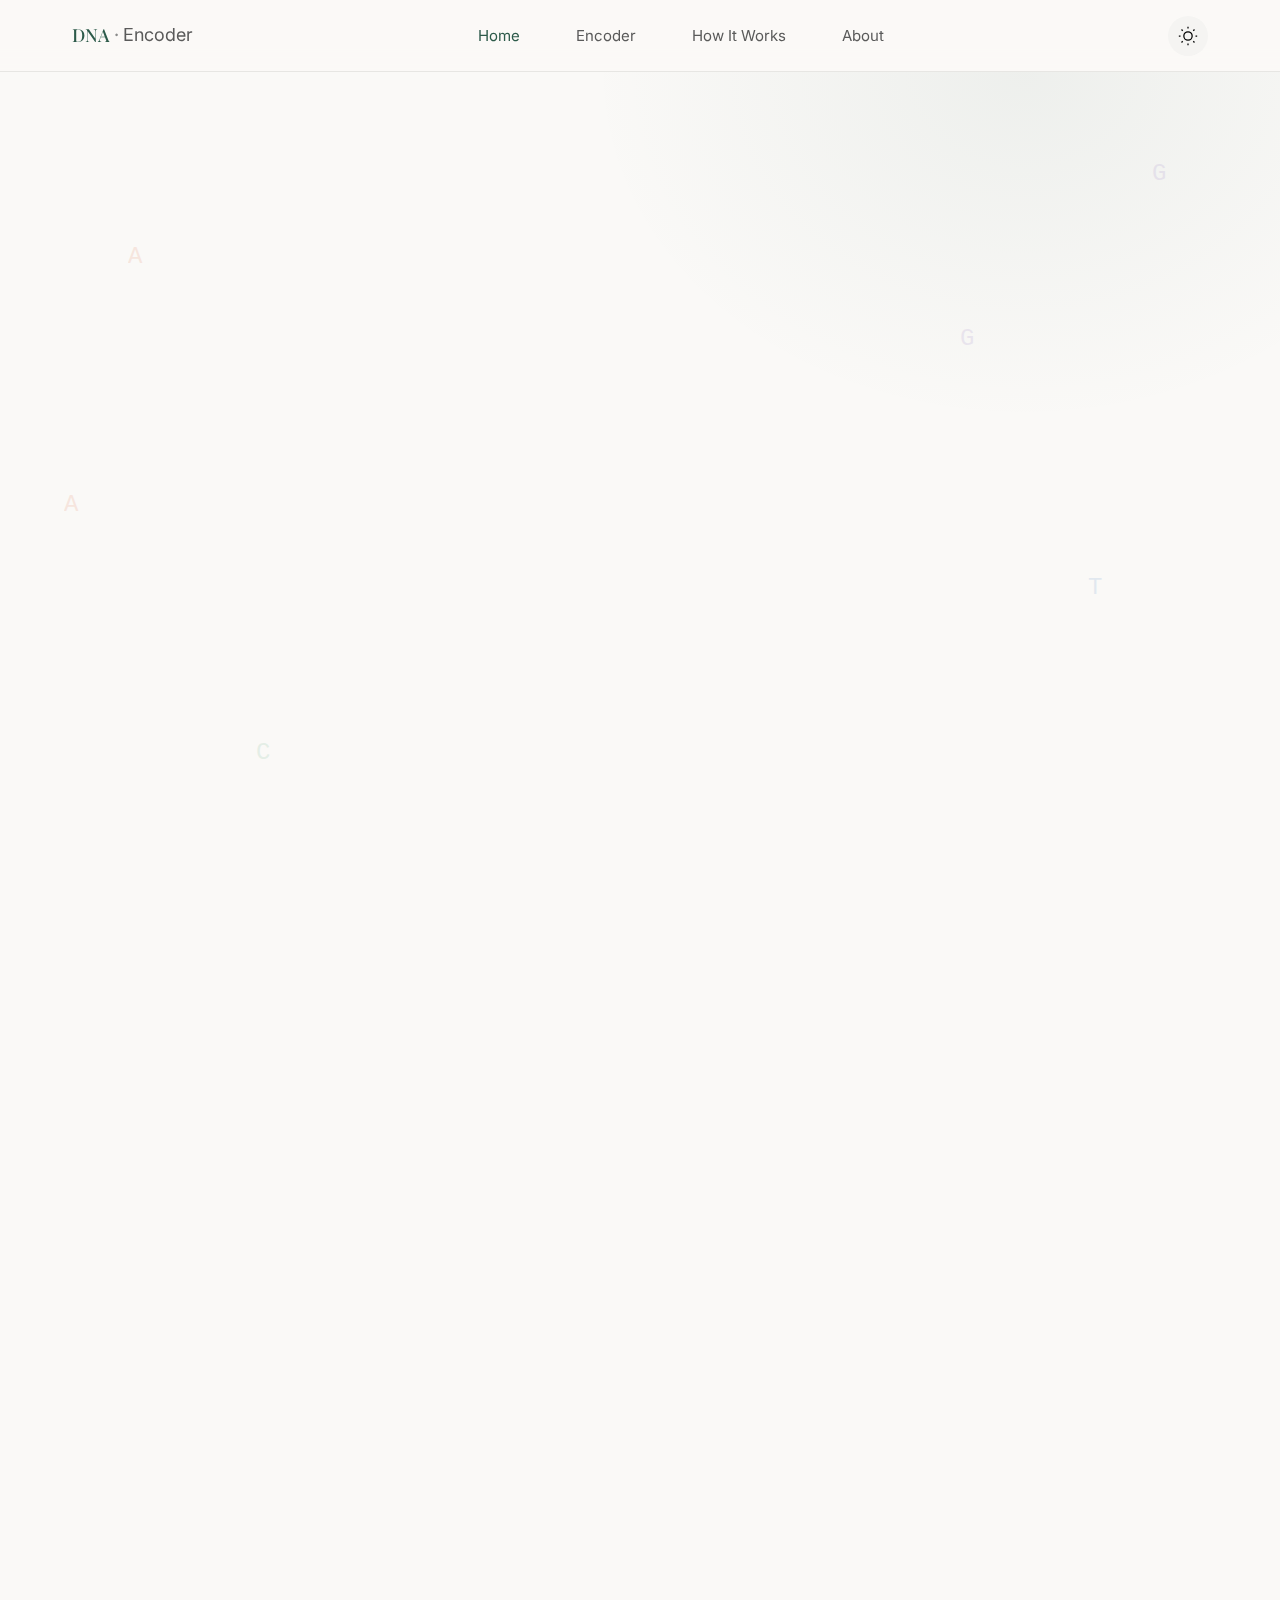
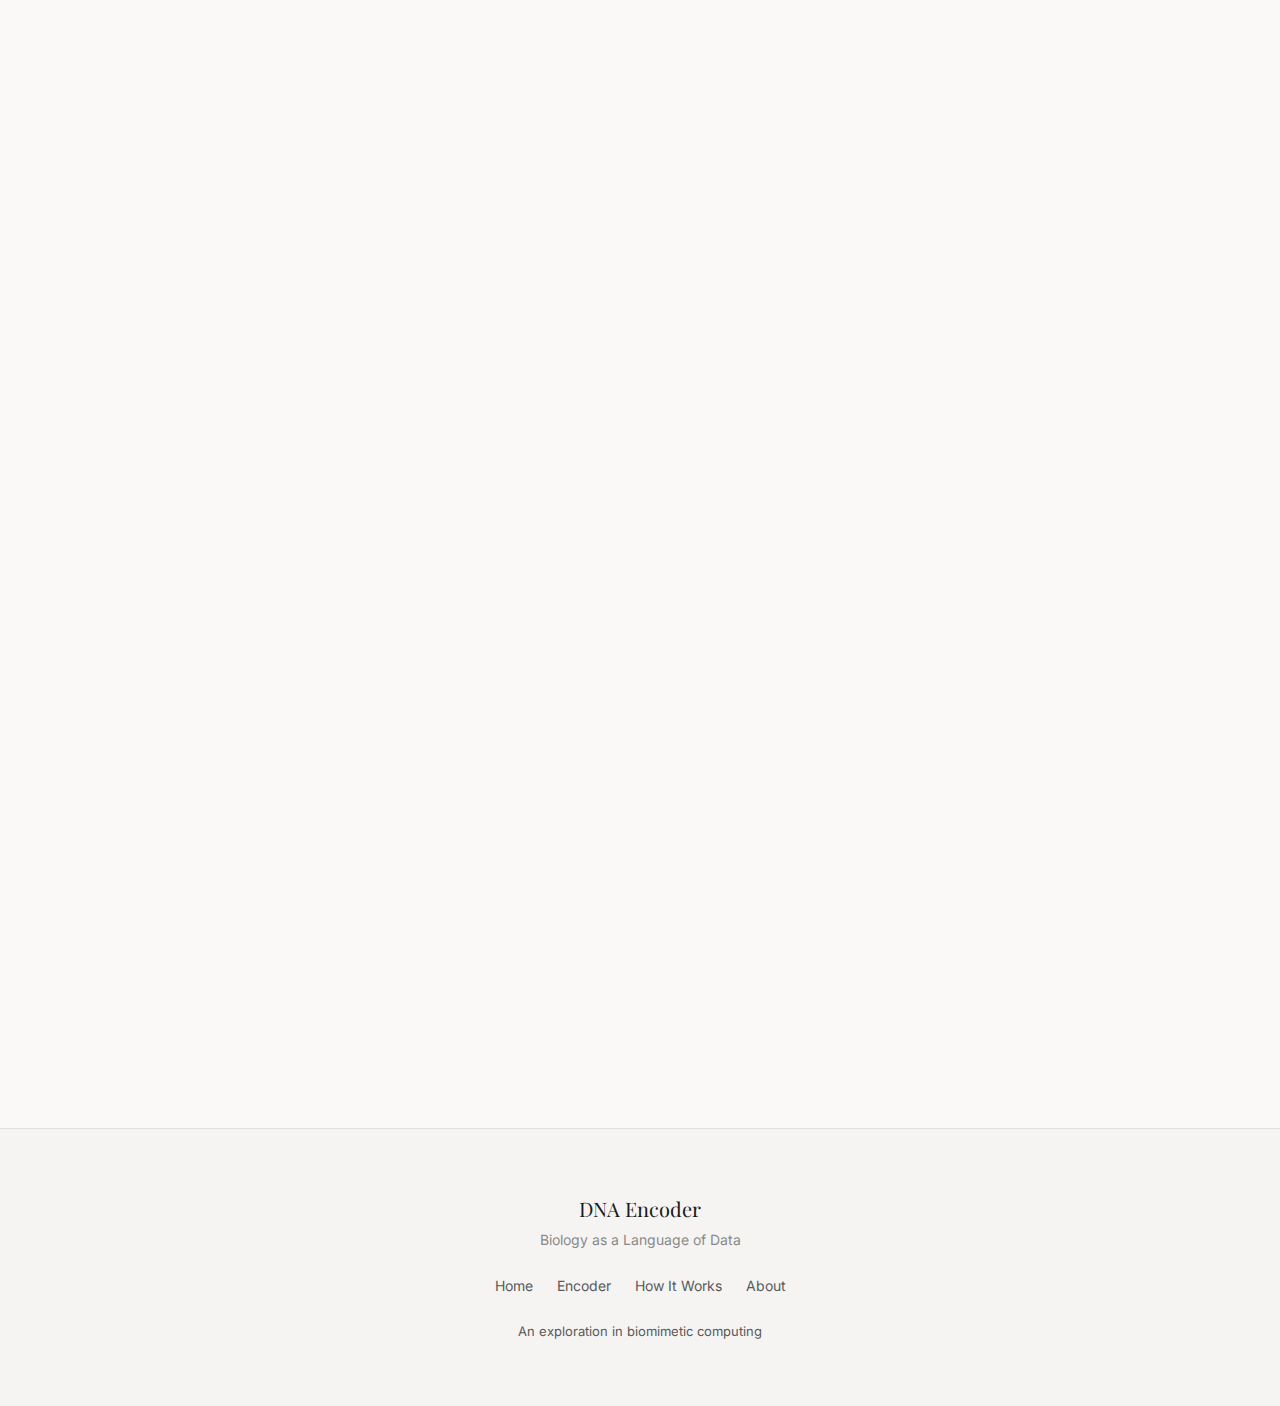
<file: index.html>
<!DOCTYPE html>
<html lang="en" data-theme="light">
<head>
    <meta charset="UTF-8">
    <meta name="viewport" content="width=device-width, initial-scale=1.0">
    <meta name="description" content="DNA Word Encoder — Explore how biology can serve as a language of data through DNA-inspired encoding and decoding.">
    <title>DNA Word Encoder — Biology as a Language of Data</title>
    <link rel="preconnect" href="https://fonts.googleapis.com">
    <link rel="preconnect" href="https://fonts.gstatic.com" crossorigin>
    <link href="https://fonts.googleapis.com/css2?family=Inter:wght@300;400;500;600&family=Playfair+Display:wght@400;500;600&display=swap" rel="stylesheet">
    <link rel="stylesheet" href="css/main.css">
    <link rel="stylesheet" href="css/components.css">
    <link rel="stylesheet" href="css/animations.css">
    <script>
        // Immediately set theme to prevent flash of wrong theme
        (function() {
            const savedTheme = localStorage.getItem('dna-encoder-theme');
            const prefersDark = window.matchMedia('(prefers-color-scheme: dark)').matches;
            const theme = savedTheme || (prefersDark ? 'dark' : 'light');
            document.documentElement.setAttribute('data-theme', theme);
        })();
    </script>
</head>
<body>
    <!-- Navigation -->
    <nav class="nav" id="mainNav">
        <div class="nav-container">
            <a href="index.html" class="nav-logo">
                <span class="logo-dna">DNA</span>
                <span class="logo-separator">·</span>
                <span class="logo-text">Encoder</span>
            </a>
            <div class="nav-links">
                <a href="index.html" class="nav-link active">Home</a>
                <a href="encoder.html" class="nav-link">Encoder</a>
                <a href="how-it-works.html" class="nav-link">How It Works</a>
                <a href="about.html" class="nav-link">About</a>
            </div>
            <button class="theme-toggle" id="themeToggle" aria-label="Toggle theme">
                <svg class="theme-icon sun" viewBox="0 0 24 24" fill="none" stroke="currentColor" stroke-width="1.5">
                    <circle cx="12" cy="12" r="5"/>
                    <path d="M12 1v2M12 21v2M4.22 4.22l1.42 1.42M18.36 18.36l1.42 1.42M1 12h2M21 12h2M4.22 19.78l1.42-1.42M18.36 5.64l1.42-1.42"/>
                </svg>
                <svg class="theme-icon moon" viewBox="0 0 24 24" fill="none" stroke="currentColor" stroke-width="1.5">
                    <path d="M21 12.79A9 9 0 1 1 11.21 3 7 7 0 0 0 21 12.79z"/>
                </svg>
            </button>
        </div>
    </nav>

    <!-- Hero Section -->
    <main class="page-content">
        <section class="hero">
            <div class="hero-background">
                <div class="hero-gradient"></div>
                <div class="floating-bases">
                    <span class="floating-base base-a">A</span>
                    <span class="floating-base base-t">T</span>
                    <span class="floating-base base-c">C</span>
                    <span class="floating-base base-g">G</span>
                    <span class="floating-base base-a delay-1">A</span>
                    <span class="floating-base base-g delay-2">G</span>
                </div>
            </div>
            <div class="hero-content fade-in-up">
                <div class="hero-badge">
                    <span class="badge-dot"></span>
                    <span>Biomimetic Data Encoding</span>
                </div>
                <h1 class="hero-title">
                    <span class="title-line">Biology as a</span>
                    <span class="title-line accent">Language of Data</span>
                </h1>
                <p class="hero-description">
                    Discover how the molecular architecture of DNA can transform 
                    the way we encode, store, and decode digital information.
                </p>
                <div class="hero-actions">
                    <a href="encoder.html" class="btn btn-primary">
                        <span>Open Encoder</span>
                        <svg viewBox="0 0 24 24" fill="none" stroke="currentColor" stroke-width="2">
                            <path d="M5 12h14M12 5l7 7-7 7"/>
                        </svg>
                    </a>
                    <a href="how-it-works.html" class="btn btn-secondary">
                        Learn More
                    </a>
                </div>
            </div>
            <div class="hero-visual fade-in">
                <div class="dna-preview">
                    <div class="dna-strand-preview">
                        <div class="preview-pair">
                            <span class="preview-base base-a">A</span>
                            <span class="preview-bond"></span>
                            <span class="preview-base base-t">T</span>
                        </div>
                        <div class="preview-pair">
                            <span class="preview-base base-c">C</span>
                            <span class="preview-bond"></span>
                            <span class="preview-base base-g">G</span>
                        </div>
                        <div class="preview-pair">
                            <span class="preview-base base-g">G</span>
                            <span class="preview-bond"></span>
                            <span class="preview-base base-c">C</span>
                        </div>
                        <div class="preview-pair">
                            <span class="preview-base base-t">T</span>
                            <span class="preview-bond"></span>
                            <span class="preview-base base-a">A</span>
                        </div>
                    </div>
                </div>
            </div>
        </section>

        <!-- Features Section -->
        <section class="section features-section reveal-on-scroll">
            <div class="container">
                <div class="section-header">
                    <h2 class="section-title">The Essence of DNA Encoding</h2>
                    <p class="section-subtitle">
                        A bridge between digital information and biological architecture
                    </p>
                </div>
                <div class="features-grid">
                    <div class="feature-card reveal-on-scroll" style="--delay: 0.1s">
                        <div class="feature-icon">
                            <svg viewBox="0 0 24 24" fill="none" stroke="currentColor" stroke-width="1.5">
                                <path d="M12 2L2 7l10 5 10-5-10-5z"/>
                                <path d="M2 17l10 5 10-5"/>
                                <path d="M2 12l10 5 10-5"/>
                            </svg>
                        </div>
                        <h3 class="feature-title">Binary Foundation</h3>
                        <p class="feature-description">
                            Every character transforms into 8-bit binary, the universal digital language that bridges human text to biological code.
                        </p>
                    </div>
                    <div class="feature-card reveal-on-scroll" style="--delay: 0.2s">
                        <div class="feature-icon">
                            <svg viewBox="0 0 24 24" fill="none" stroke="currentColor" stroke-width="1.5">
                                <circle cx="12" cy="12" r="10"/>
                                <path d="M12 6v6l4 2"/>
                            </svg>
                        </div>
                        <h3 class="feature-title">Nucleotide Mapping</h3>
                        <p class="feature-description">
                            Binary pairs elegantly map to DNA bases — A, C, G, T — mirroring nature's own information storage system.
                        </p>
                    </div>
                    <div class="feature-card reveal-on-scroll" style="--delay: 0.3s">
                        <div class="feature-icon">
                            <svg viewBox="0 0 24 24" fill="none" stroke="currentColor" stroke-width="1.5">
                                <path d="M4 4v16h16"/>
                                <path d="M4 14l4-4 4 4 8-8"/>
                            </svg>
                        </div>
                        <h3 class="feature-title">Complementary Pairing</h3>
                        <p class="feature-description">
                            Following biological rules, each base finds its complement — A with T, C with G — creating the iconic double helix.
                        </p>
                    </div>
                </div>
            </div>
        </section>

        <!-- Process Overview -->
        <section class="section process-section reveal-on-scroll">
            <div class="container">
                <div class="process-content">
                    <div class="process-text">
                        <h2 class="section-title">From Words to Molecules</h2>
                        <p class="process-description">
                            The journey of encoding begins with a simple word and ends with a 
                            biologically-inspired double helix structure that can store and 
                            preserve your data in nature's most elegant format.
                        </p>
                        <div class="process-steps">
                            <div class="process-step">
                                <span class="step-number">01</span>
                                <span class="step-text">Text to Binary</span>
                            </div>
                            <div class="process-step">
                                <span class="step-number">02</span>
                                <span class="step-text">Binary to DNA</span>
                            </div>
                            <div class="process-step">
                                <span class="step-number">03</span>
                                <span class="step-text">Complementary Strand</span>
                            </div>
                        </div>
                        <a href="how-it-works.html" class="btn btn-outline">
                            Explore the Process
                        </a>
                    </div>
                    <div class="process-visual">
                        <div class="code-flow">
                            <div class="flow-item">
                                <span class="flow-label">Text</span>
                                <span class="flow-value">"Hi"</span>
                            </div>
                            <div class="flow-arrow">→</div>
                            <div class="flow-item">
                                <span class="flow-label">Binary</span>
                                <span class="flow-value mono">01001000 01101001</span>
                            </div>
                            <div class="flow-arrow">→</div>
                            <div class="flow-item">
                                <span class="flow-label">DNA</span>
                                <span class="flow-value dna">CAGA CGAC</span>
                            </div>
                        </div>
                    </div>
                </div>
            </div>
        </section>

        <!-- CTA Section -->
        <section class="section cta-section reveal-on-scroll">
            <div class="container">
                <div class="cta-card">
                    <div class="cta-content">
                        <h2 class="cta-title">Begin Your Exploration</h2>
                        <p class="cta-description">
                            Transform your words into the language of life. Experience the elegant 
                            intersection of computer science and molecular biology.
                        </p>
                        <a href="encoder.html" class="btn btn-primary btn-large">
                            <span>Open DNA Encoder</span>
                            <svg viewBox="0 0 24 24" fill="none" stroke="currentColor" stroke-width="2">
                                <path d="M5 12h14M12 5l7 7-7 7"/>
                            </svg>
                        </a>
                    </div>
                </div>
            </div>
        </section>
    </main>

    <!-- Footer -->
    <footer class="footer">
        <div class="container">
            <div class="footer-content">
                <div class="footer-brand">
                    <span class="footer-logo">DNA Encoder</span>
                    <p class="footer-tagline">Biology as a Language of Data</p>
                </div>
                <div class="footer-links">
                    <a href="index.html">Home</a>
                    <a href="encoder.html">Encoder</a>
                    <a href="how-it-works.html">How It Works</a>
                    <a href="about.html">About</a>
                </div>
                <div class="footer-credits">
                    <p>An exploration in biomimetic computing</p>
                </div>
            </div>
        </div>
    </footer>

    <script src="js/main.js"></script>
    <script src="js/animations.js"></script>
</body>
</html>
</file>
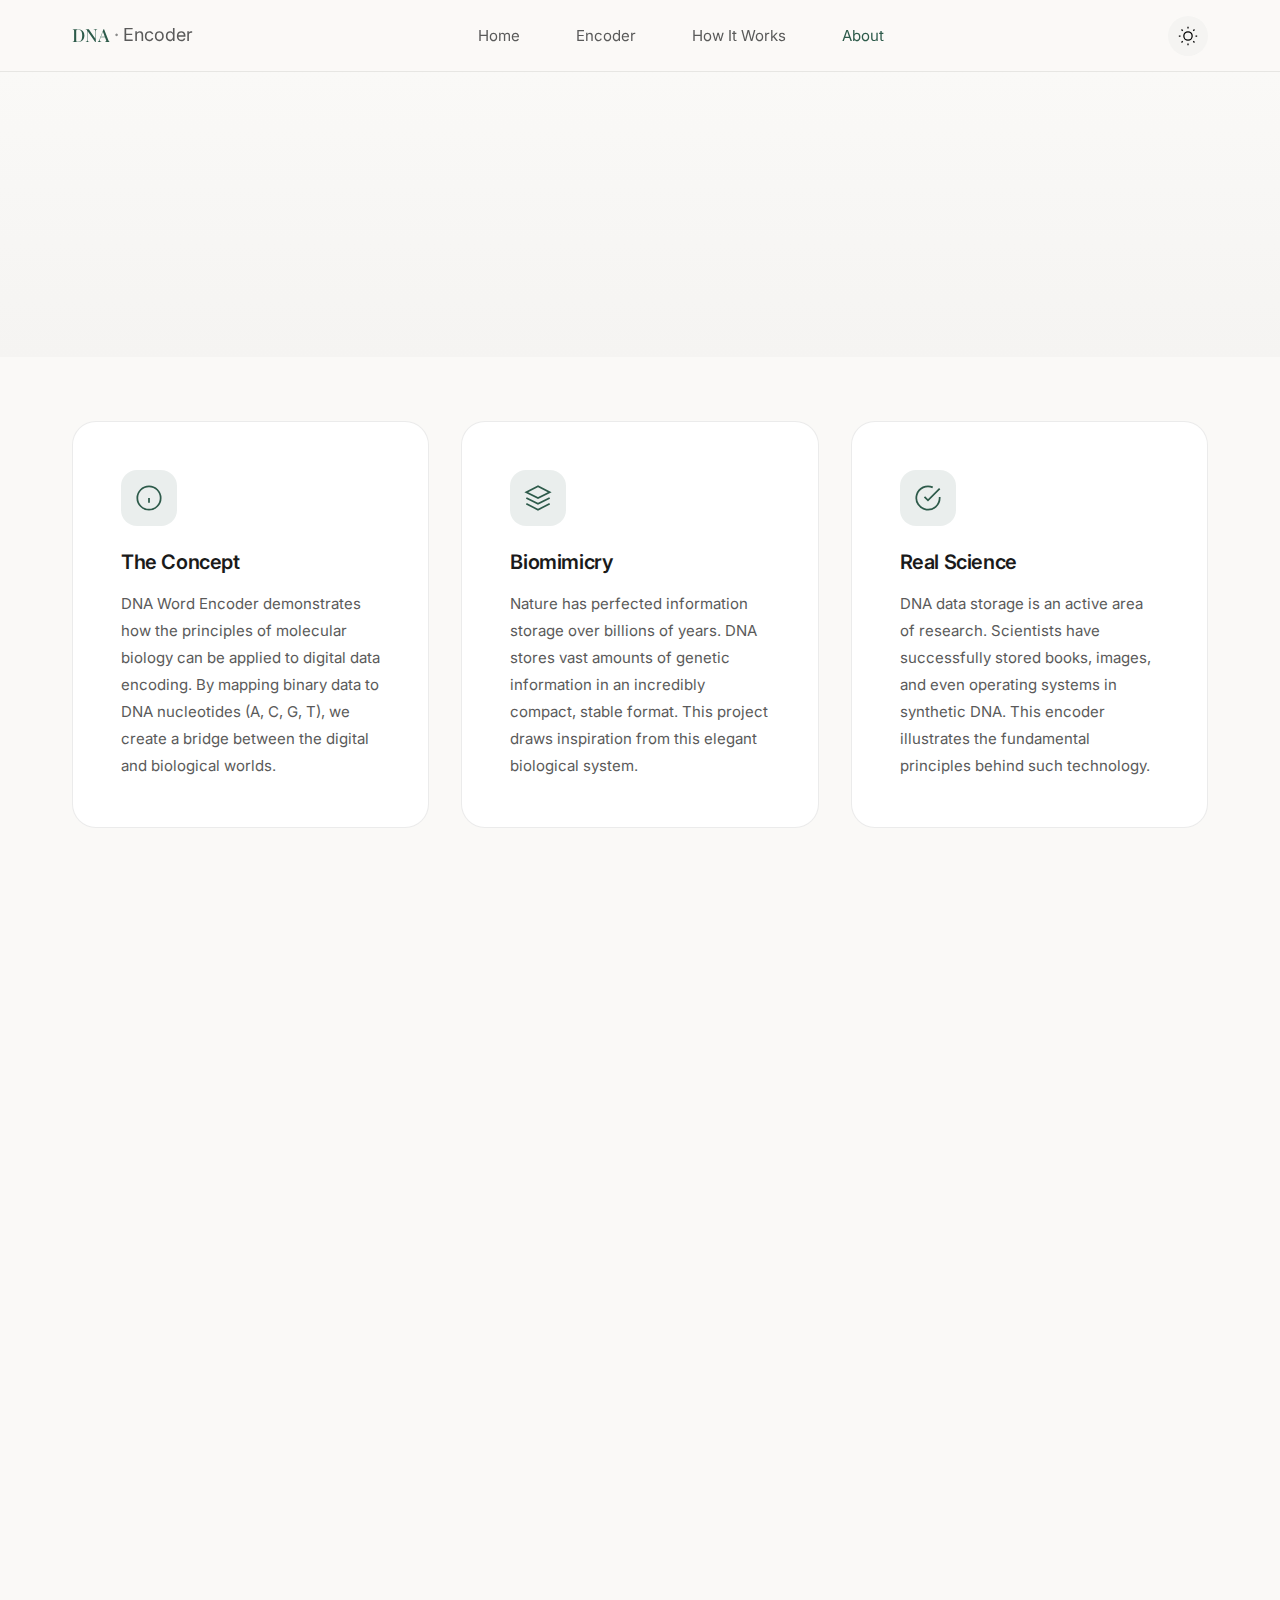
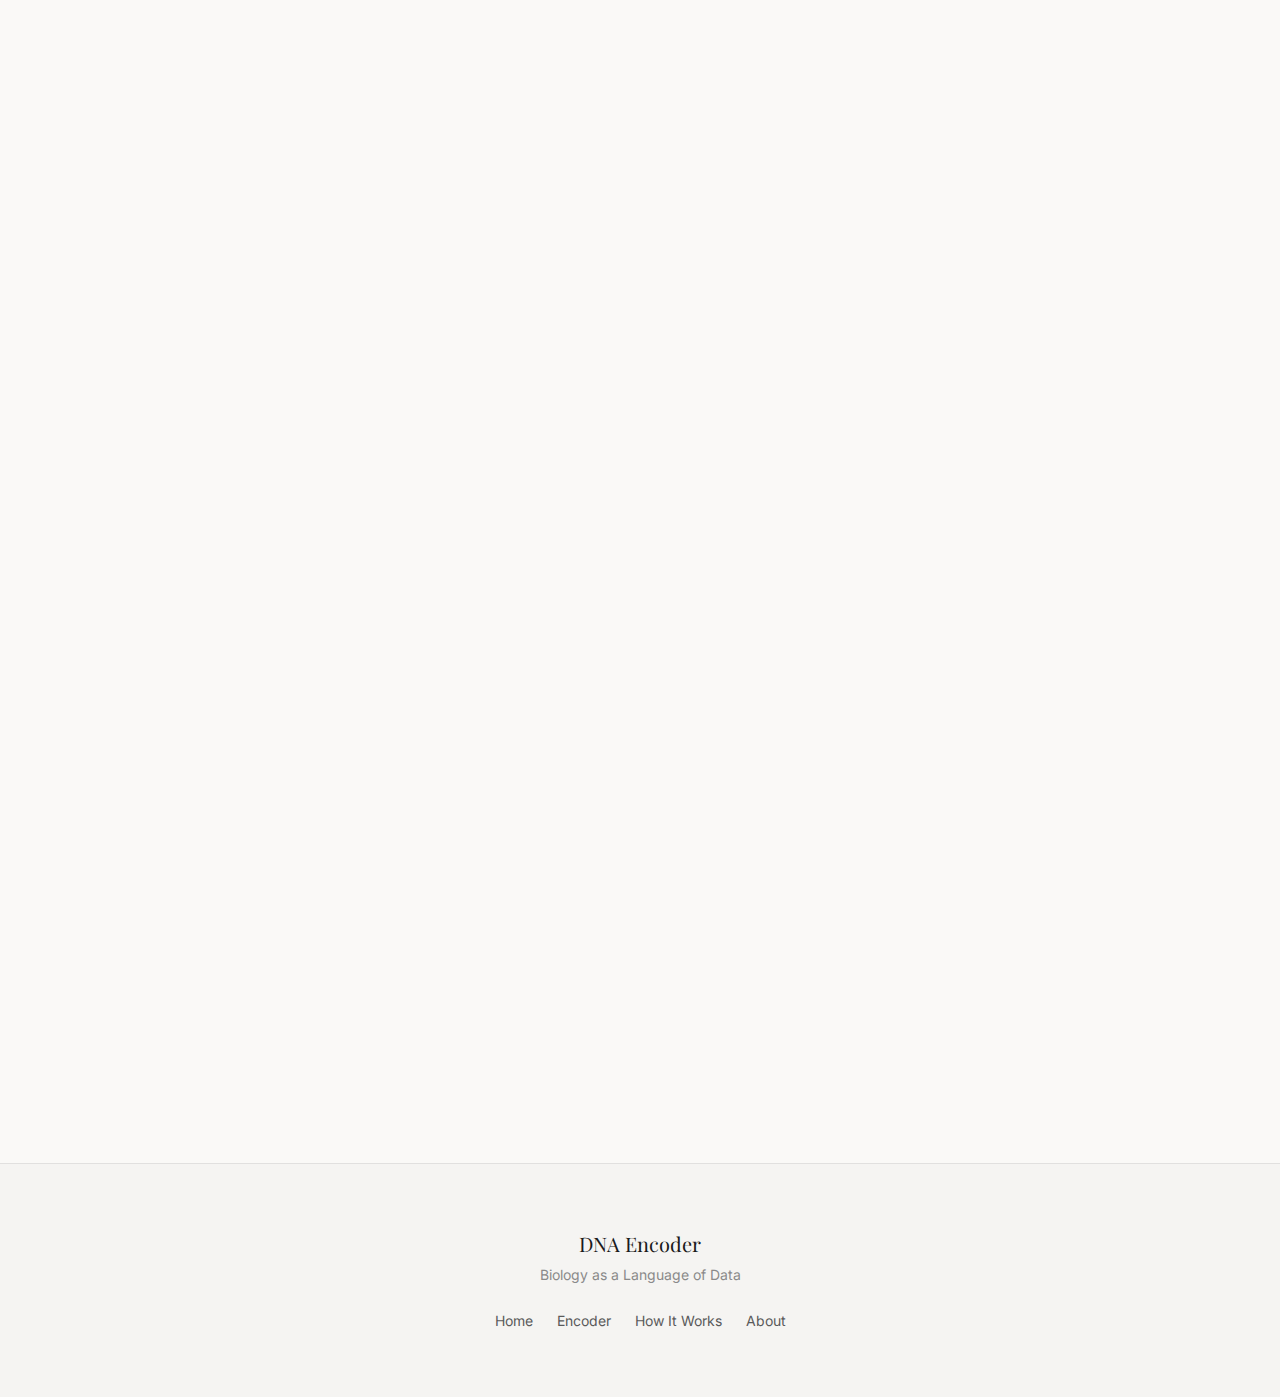
<file: about.html>
<!DOCTYPE html>
<html lang="en" data-theme="light">
<head>
    <meta charset="UTF-8">
    <meta name="viewport" content="width=device-width, initial-scale=1.0">
    <meta name="description" content="About DNA Word Encoder — Exploring biomimicry in data encoding and storage.">
    <title>About — DNA Word Encoder</title>
    <link rel="preconnect" href="https://fonts.googleapis.com">
    <link rel="preconnect" href="https://fonts.gstatic.com" crossorigin>
    <link href="https://fonts.googleapis.com/css2?family=Inter:wght@300;400;500;600&family=Playfair+Display:wght@400;500;600&display=swap" rel="stylesheet">
    <link rel="stylesheet" href="css/main.css">
    <link rel="stylesheet" href="css/components.css">
    <link rel="stylesheet" href="css/animations.css">
    <link rel="stylesheet" href="css/about.css">
    <script>
        // Immediately set theme to prevent flash of wrong theme
        (function() {
            const savedTheme = localStorage.getItem('dna-encoder-theme');
            const prefersDark = window.matchMedia('(prefers-color-scheme: dark)').matches;
            const theme = savedTheme || (prefersDark ? 'dark' : 'light');
            document.documentElement.setAttribute('data-theme', theme);
        })();
    </script>
</head>
<body>
    <nav class="nav" id="mainNav">
        <div class="nav-container">
            <a href="index.html" class="nav-logo">
                <span class="logo-dna">DNA</span>
                <span class="logo-separator">·</span>
                <span class="logo-text">Encoder</span>
            </a>
            <div class="nav-links">
                <a href="index.html" class="nav-link">Home</a>
                <a href="encoder.html" class="nav-link">Encoder</a>
                <a href="how-it-works.html" class="nav-link">How It Works</a>
                <a href="about.html" class="nav-link active">About</a>
            </div>
            <button class="theme-toggle" id="themeToggle" aria-label="Toggle theme">
                <svg class="theme-icon sun" viewBox="0 0 24 24" fill="none" stroke="currentColor" stroke-width="1.5">
                    <circle cx="12" cy="12" r="5"/><path d="M12 1v2M12 21v2M4.22 4.22l1.42 1.42M18.36 18.36l1.42 1.42M1 12h2M21 12h2M4.22 19.78l1.42-1.42M18.36 5.64l1.42-1.42"/>
                </svg>
                <svg class="theme-icon moon" viewBox="0 0 24 24" fill="none" stroke="currentColor" stroke-width="1.5">
                    <path d="M21 12.79A9 9 0 1 1 11.21 3 7 7 0 0 0 21 12.79z"/>
                </svg>
            </button>
        </div>
    </nav>
    <main class="page-content">
        <section class="about-hero">
            <div class="container">
                <div class="about-hero-content fade-in-up">
                    <h1 class="about-title">About This Project</h1>
                    <p class="about-subtitle">Where biology meets information science</p>
                </div>
            </div>
        </section>
        <section class="section about-section reveal-on-scroll">
            <div class="container">
                <div class="about-grid">
                    <div class="about-card">
                        <div class="about-card-icon">
                            <svg viewBox="0 0 24 24" fill="none" stroke="currentColor" stroke-width="1.5">
                                <circle cx="12" cy="12" r="10"/><path d="M12 16v-4M12 8h.01"/>
                            </svg>
                        </div>
                        <h2 class="about-card-title">The Concept</h2>
                        <p class="about-card-text">DNA Word Encoder demonstrates how the principles of molecular biology can be applied to digital data encoding. By mapping binary data to DNA nucleotides (A, C, G, T), we create a bridge between the digital and biological worlds.</p>
                    </div>
                    <div class="about-card">
                        <div class="about-card-icon">
                            <svg viewBox="0 0 24 24" fill="none" stroke="currentColor" stroke-width="1.5">
                                <path d="M12 2L2 7l10 5 10-5-10-5z"/><path d="M2 17l10 5 10-5"/><path d="M2 12l10 5 10-5"/>
                            </svg>
                        </div>
                        <h2 class="about-card-title">Biomimicry</h2>
                        <p class="about-card-text">Nature has perfected information storage over billions of years. DNA stores vast amounts of genetic information in an incredibly compact, stable format. This project draws inspiration from this elegant biological system.</p>
                    </div>
                    <div class="about-card">
                        <div class="about-card-icon">
                            <svg viewBox="0 0 24 24" fill="none" stroke="currentColor" stroke-width="1.5">
                                <path d="M22 11.08V12a10 10 0 1 1-5.93-9.14"/><polyline points="22 4 12 14.01 9 11.01"/>
                            </svg>
                        </div>
                        <h2 class="about-card-title">Real Science</h2>
                        <p class="about-card-text">DNA data storage is an active area of research. Scientists have successfully stored books, images, and even operating systems in synthetic DNA. This encoder illustrates the fundamental principles behind such technology.</p>
                    </div>
                </div>
            </div>
        </section>
        <section class="section science-section reveal-on-scroll">
            <div class="container">
                <div class="science-content">
                    <div class="science-text">
                        <h2 class="section-title">The Science Behind It</h2>
                        <p>DNA (deoxyribonucleic acid) is nature's information storage molecule. It consists of four nucleotide bases: Adenine (A), Cytosine (C), Guanine (G), and Thymine (T). These four bases form the genetic alphabet that encodes all life on Earth.</p>
                        <p>In our digital encoding scheme, we leverage the quaternary nature of DNA to represent binary data. Each pair of bits (2 bits) can represent 4 possible values (00, 01, 10, 11), which maps perfectly to the 4 DNA bases.</p>
                        <p>The complementary base pairing (A↔T, C↔G) is fundamental to DNA's structure and replication. We faithfully represent this biological principle in our double helix visualization.</p>
                    </div>
                    <div class="science-facts">
                        <div class="fact-card">
                            <span class="fact-number">215 PB</span>
                            <span class="fact-label">Theoretical storage per gram of DNA</span>
                        </div>
                        <div class="fact-card">
                            <span class="fact-number">1000+</span>
                            <span class="fact-label">Years of data stability</span>
                        </div>
                        <div class="fact-card">
                            <span class="fact-number">4</span>
                            <span class="fact-label">Nucleotide bases (A, C, G, T)</span>
                        </div>
                    </div>
                </div>
            </div>
        </section>
        <section class="section purpose-section reveal-on-scroll">
            <div class="container">
                <div class="purpose-content">
                    <h2 class="section-title">Educational Purpose</h2>
                    <p class="purpose-text">This project serves as an educational tool to help visualize and understand the intersection of computer science and molecular biology. It makes abstract concepts tangible through interactive demonstration.</p>
                    <div class="purpose-points">
                        <div class="purpose-point">
                            <span class="point-icon">→</span>
                            <span>Demonstrates binary-to-quaternary encoding</span>
                        </div>
                        <div class="purpose-point">
                            <span class="point-icon">→</span>
                            <span>Visualizes DNA's double helix structure</span>
                        </div>
                        <div class="purpose-point">
                            <span class="point-icon">→</span>
                            <span>Illustrates complementary base pairing</span>
                        </div>
                        <div class="purpose-point">
                            <span class="point-icon">→</span>
                            <span>Shows lossless encoding and decoding</span>
                        </div>
                    </div>
                </div>
            </div>
        </section>
        <section class="section cta-section reveal-on-scroll">
            <div class="container">
                <div class="cta-card">
                    <div class="cta-content">
                        <h2 class="cta-title">Experience It</h2>
                        <p class="cta-description">Transform your words into the language of life.</p>
                        <a href="encoder.html" class="btn btn-primary btn-large"><span>Open Encoder</span><svg viewBox="0 0 24 24" fill="none" stroke="currentColor" stroke-width="2"><path d="M5 12h14M12 5l7 7-7 7"/></svg></a>
                    </div>
                </div>
            </div>
        </section>
    </main>
    <footer class="footer">
        <div class="container">
            <div class="footer-content">
                <div class="footer-brand"><span class="footer-logo">DNA Encoder</span><p class="footer-tagline">Biology as a Language of Data</p></div>
                <div class="footer-links"><a href="index.html">Home</a><a href="encoder.html">Encoder</a><a href="how-it-works.html">How It Works</a><a href="about.html">About</a></div>
            </div>
        </div>
    </footer>
    <script src="js/main.js"></script>
    <script src="js/animations.js"></script>
</body>
</html>
</file>
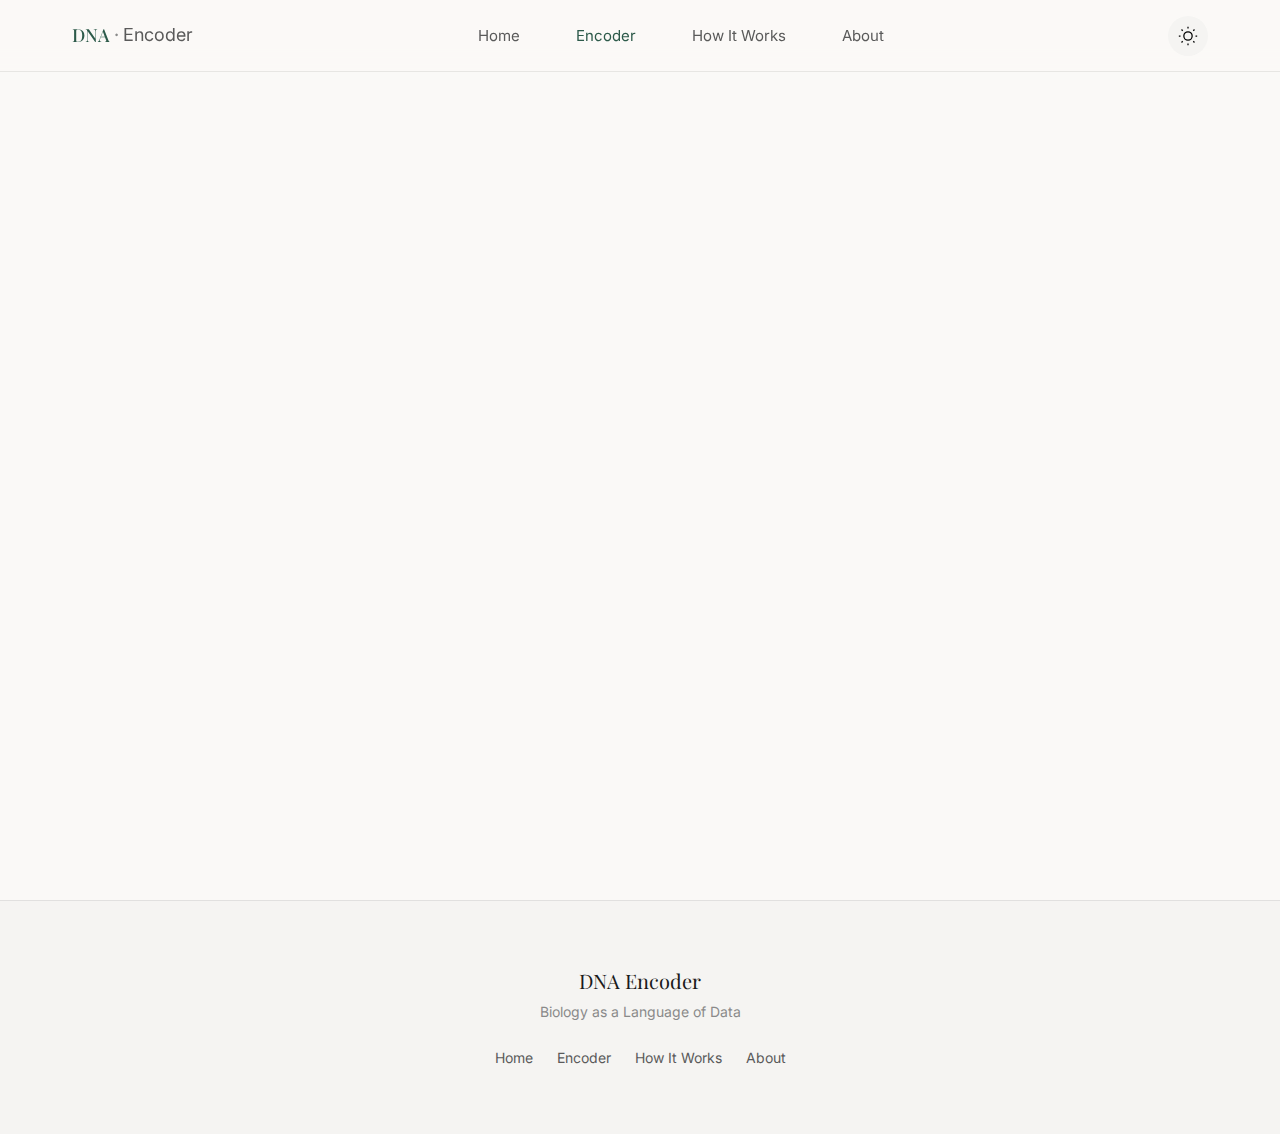
<file: encoder.html>
<!DOCTYPE html>
<html lang="en" data-theme="light">
<head>
    <meta charset="UTF-8">
    <meta name="viewport" content="width=device-width, initial-scale=1.0">
    <meta name="description" content="DNA Word Encoder — Transform text into DNA sequences and back. Experience the encoding process visually.">
    <title>Encoder — DNA Word Encoder</title>
    <link rel="preconnect" href="https://fonts.googleapis.com">
    <link rel="preconnect" href="https://fonts.gstatic.com" crossorigin>
    <link href="https://fonts.googleapis.com/css2?family=Inter:wght@300;400;500;600&family=Playfair+Display:wght@400;500;600&family=JetBrains+Mono:wght@400;500&display=swap" rel="stylesheet">
    <link rel="stylesheet" href="css/main.css">
    <link rel="stylesheet" href="css/components.css">
    <link rel="stylesheet" href="css/animations.css">
    <link rel="stylesheet" href="css/encoder.css">
    <script>
        (function() {
            const savedTheme = localStorage.getItem('dna-encoder-theme');
            const prefersDark = window.matchMedia('(prefers-color-scheme: dark)').matches;
            const theme = savedTheme || (prefersDark ? 'dark' : 'light');
            document.documentElement.setAttribute('data-theme', theme);
        })();
    </script>
</head>
<body>
    <!-- Beautiful DNA Loading Screen -->
    <div class="loading-screen" id="loadingScreen">
        <div class="loading-particles" id="loadingParticles"></div>
        
        <div class="dna-helix-3d">
            <div class="helix-container" id="helixContainer"></div>
        </div>
        
        <div class="loading-info">
            <div class="loading-title" id="loadingTitle">Encoding your message</div>
            <div class="loading-subtitle">Translating data into biological language</div>
            <div class="loading-progress">
                <div class="progress-bar" id="progressBar"></div>
            </div>
        </div>
    </div>

    <!-- Navigation -->
    <nav class="nav" id="mainNav">
        <div class="nav-container">
            <a href="index.html" class="nav-logo">
                <span class="logo-dna">DNA</span>
                <span class="logo-separator">·</span>
                <span class="logo-text">Encoder</span>
            </a>
            <div class="nav-links">
                <a href="index.html" class="nav-link">Home</a>
                <a href="encoder.html" class="nav-link active">Encoder</a>
                <a href="how-it-works.html" class="nav-link">How It Works</a>
                <a href="about.html" class="nav-link">About</a>
            </div>
            <button class="theme-toggle" id="themeToggle" aria-label="Toggle theme">
                <svg class="theme-icon sun" viewBox="0 0 24 24" fill="none" stroke="currentColor" stroke-width="1.5">
                    <circle cx="12" cy="12" r="5"/>
                    <path d="M12 1v2M12 21v2M4.22 4.22l1.42 1.42M18.36 18.36l1.42 1.42M1 12h2M21 12h2M4.22 19.78l1.42-1.42M18.36 5.64l1.42-1.42"/>
                </svg>
                <svg class="theme-icon moon" viewBox="0 0 24 24" fill="none" stroke="currentColor" stroke-width="1.5">
                    <path d="M21 12.79A9 9 0 1 1 11.21 3 7 7 0 0 0 21 12.79z"/>
                </svg>
            </button>
        </div>
    </nav>

    <!-- Main Content -->
    <main class="page-content encoder-page">
        <section class="encoder-section">
            <div class="container">
                <header class="encoder-header fade-in-up">
                    <h1 class="encoder-title">DNA Encoder</h1>
                    <p class="encoder-subtitle">Transform text into the molecular language of life</p>
                </header>

                <!-- Mode Toggle -->
                <div class="mode-toggle fade-in-up" style="--delay: 0.1s">
                    <button class="mode-btn active" data-mode="encode" id="encodeModeBtn">
                        <svg viewBox="0 0 24 24" fill="none" stroke="currentColor" stroke-width="1.5">
                            <path d="M12 2v4M12 18v4M4.93 4.93l2.83 2.83M16.24 16.24l2.83 2.83M2 12h4M18 12h4M4.93 19.07l2.83-2.83M16.24 7.76l2.83-2.83"/>
                        </svg>
                        <span>Encode</span>
                    </button>
                    <button class="mode-btn" data-mode="decode" id="decodeModeBtn">
                        <svg viewBox="0 0 24 24" fill="none" stroke="currentColor" stroke-width="1.5">
                            <path d="M21 12H3M12 3v18"/>
                        </svg>
                        <span>Decode</span>
                    </button>
                </div>

                <!-- Input Section -->
                <div class="input-section fade-in-up" style="--delay: 0.2s" id="inputSection">
                    <div class="input-card" id="encodeInput">
                        <label class="input-label">Enter your text</label>
                        <textarea class="text-input" id="textInput" placeholder="Type a word or sentence..." maxlength="100"></textarea>
                        <div class="input-footer">
                            <span class="char-count"><span id="charCount">0</span>/100 characters</span>
                            <button class="btn btn-primary" id="encodeBtn">
                                <span>Encode to DNA</span>
                                <svg viewBox="0 0 24 24" fill="none" stroke="currentColor" stroke-width="2">
                                    <path d="M5 12h14M12 5l7 7-7 7"/>
                                </svg>
                            </button>
                        </div>
                    </div>

                    <div class="input-card hidden" id="decodeInput">
                        <label class="input-label">Enter DNA sequence (A, C, G, T only)</label>
                        <textarea class="text-input dna-input" id="dnaInput" placeholder="ACGTACGT..." maxlength="400"></textarea>
                        <div class="input-footer">
                            <span class="char-count"><span id="dnaCharCount">0</span>/400 bases</span>
                            <button class="btn btn-primary" id="decodeBtn">
                                <span>Decode to Text</span>
                                <svg viewBox="0 0 24 24" fill="none" stroke="currentColor" stroke-width="2">
                                    <path d="M5 12h14M12 5l7 7-7 7"/>
                                </svg>
                            </button>
                        </div>
                    </div>
                </div>

                <!-- Results Section -->
                <div class="results-section hidden" id="resultsSection">
                    <!-- Show what was encoded -->
                    <div class="encoded-source" id="encodedSource">
                        <div class="encoded-source-label">You encoded</div>
                        <div class="encoded-source-text" id="encodedSourceText"></div>
                    </div>

                    <!-- Encode Results -->
                    <div class="result-container" id="encodeResults">
                        <div class="result-card binary-result">
                            <div class="result-header">
                                <h3 class="result-title">Binary Representation</h3>
                                <button class="copy-btn" data-target="binaryOutput" title="Copy">
                                    <svg viewBox="0 0 24 24" fill="none" stroke="currentColor" stroke-width="1.5">
                                        <rect x="9" y="9" width="13" height="13" rx="2" ry="2"/>
                                        <path d="M5 15H4a2 2 0 0 1-2-2V4a2 2 0 0 1 2-2h9a2 2 0 0 1 2 2v1"/>
                                    </svg>
                                </button>
                            </div>
                            <div class="result-content mono" id="binaryOutput"></div>
                        </div>

                        <div class="result-card dna-result">
                            <div class="result-header">
                                <h3 class="result-title">DNA Sequence (5' → 3')</h3>
                                <button class="copy-btn" data-target="dnaOutput" title="Copy">
                                    <svg viewBox="0 0 24 24" fill="none" stroke="currentColor" stroke-width="1.5">
                                        <rect x="9" y="9" width="13" height="13" rx="2" ry="2"/>
                                        <path d="M5 15H4a2 2 0 0 1-2-2V4a2 2 0 0 1 2-2h9a2 2 0 0 1 2 2v1"/>
                                    </svg>
                                </button>
                            </div>
                            <div class="result-content dna-sequence" id="dnaOutput"></div>
                        </div>

                        <!-- Double Helix Visualization -->
                        <div class="helix-visualization">
                            <div class="helix-header">
                                <h3 class="result-title">Double Helix Structure</h3>
                                <div class="strand-labels">
                                    <span class="strand-label primary">Primary 5'→3'</span>
                                    <span class="strand-label complement">Complement 3'←5'</span>
                                </div>
                            </div>
                            <div class="double-helix" id="doubleHelix"></div>
                        </div>
                    </div>

                    <!-- Decode Results -->
                    <div class="result-container hidden" id="decodeResults">
                        <div class="result-card decode-result">
                            <div class="result-header">
                                <h3 class="result-title">Decoded Message</h3>
                                <button class="copy-btn" data-target="textOutput" title="Copy">
                                    <svg viewBox="0 0 24 24" fill="none" stroke="currentColor" stroke-width="1.5">
                                        <rect x="9" y="9" width="13" height="13" rx="2" ry="2"/>
                                        <path d="M5 15H4a2 2 0 0 1-2-2V4a2 2 0 0 1 2-2h9a2 2 0 0 1 2 2v1"/>
                                    </svg>
                                </button>
                            </div>
                            <div class="result-content decoded-text" id="textOutput"></div>
                        </div>

                        <div class="result-card binary-result">
                            <div class="result-header">
                                <h3 class="result-title">Binary Representation</h3>
                            </div>
                            <div class="result-content mono" id="decodedBinaryOutput"></div>
                        </div>
                    </div>

                    <!-- Actions -->
                    <button class="btn btn-outline reset-btn" id="resetBtn">
                        <svg viewBox="0 0 24 24" fill="none" stroke="currentColor" stroke-width="1.5">
                            <path d="M3 12a9 9 0 1 0 9-9 9.75 9.75 0 0 0-6.74 2.74L3 8"/>
                            <path d="M3 3v5h5"/>
                        </svg>
                        <span>Encode Another</span>
                    </button>
                </div>
            </div>
        </section>
    </main>

    <!-- Footer -->
    <footer class="footer">
        <div class="container">
            <div class="footer-content">
                <div class="footer-brand">
                    <span class="footer-logo">DNA Encoder</span>
                    <p class="footer-tagline">Biology as a Language of Data</p>
                </div>
                <div class="footer-links">
                    <a href="index.html">Home</a>
                    <a href="encoder.html">Encoder</a>
                    <a href="how-it-works.html">How It Works</a>
                    <a href="about.html">About</a>
                </div>
            </div>
        </div>
    </footer>

    <script src="js/main.js"></script>
    <script src="js/animations.js"></script>
    <script src="js/encoder.js"></script>
</body>
</html>
</file>
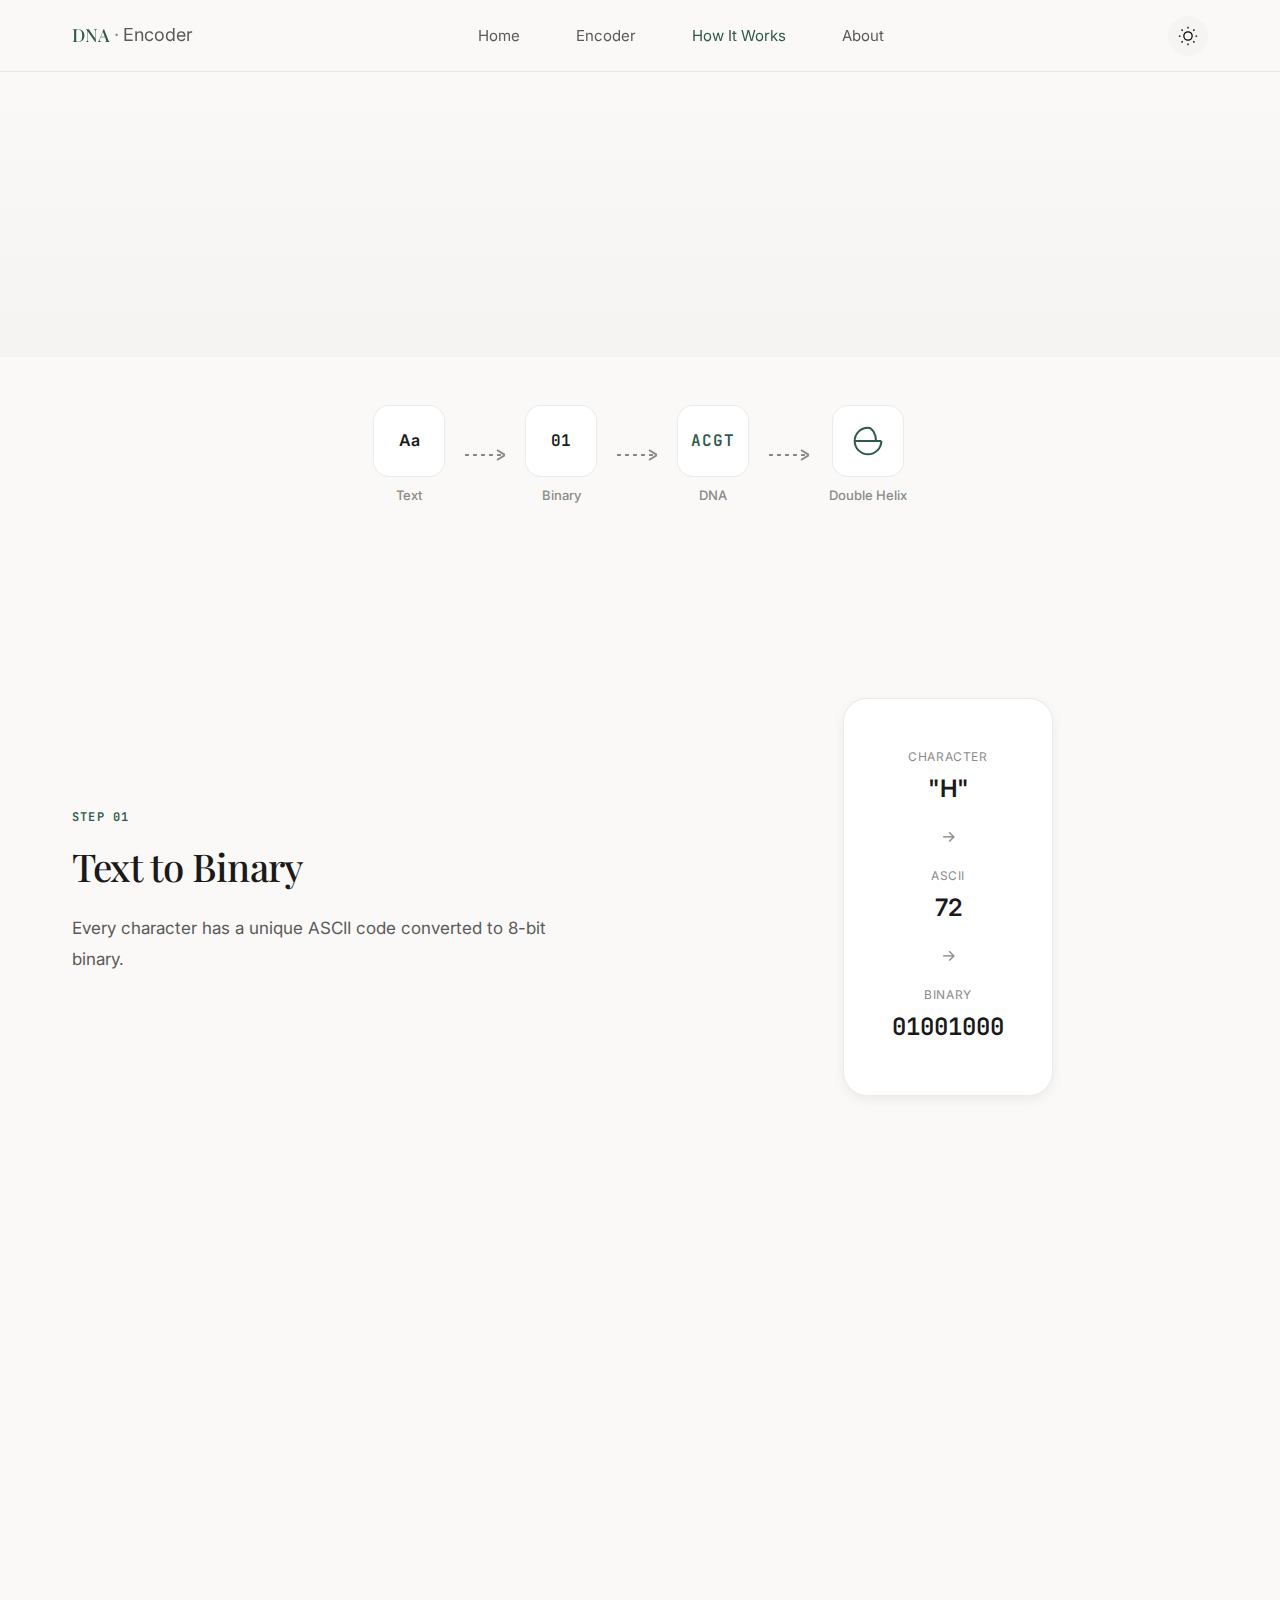
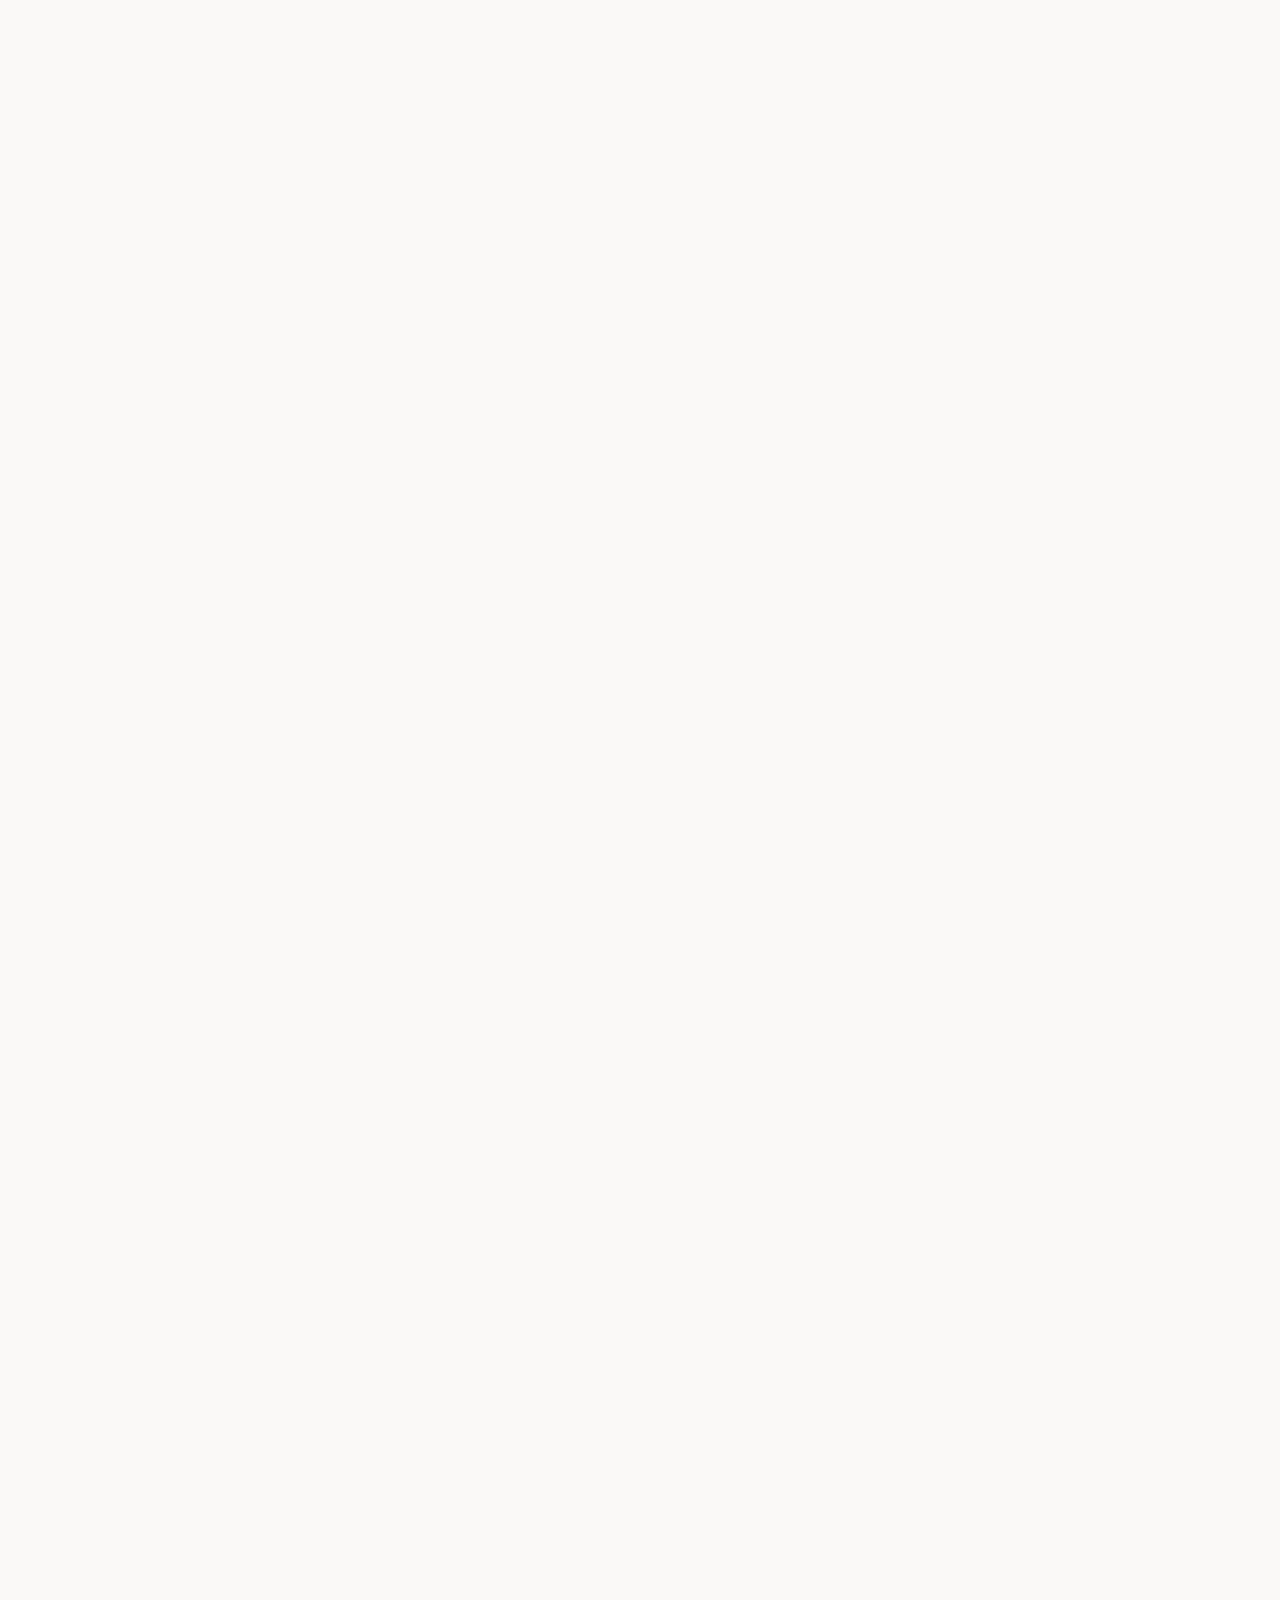
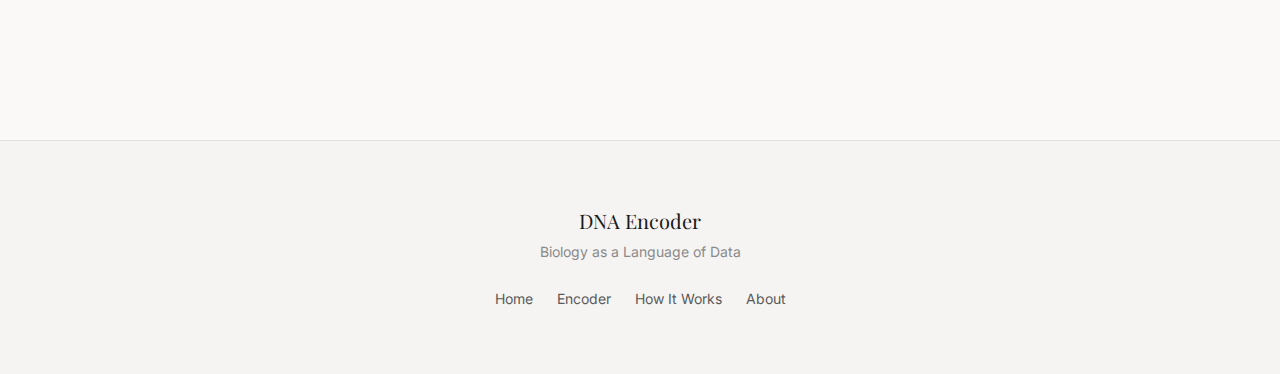
<file: how-it-works.html>
<!DOCTYPE html>
<html lang="en" data-theme="light">
<head>
    <meta charset="UTF-8">
    <meta name="viewport" content="width=device-width, initial-scale=1.0">
    <meta name="description" content="Learn how DNA encoding works — from text to binary to nucleotides.">
    <title>How It Works — DNA Word Encoder</title>
    <link rel="preconnect" href="https://fonts.googleapis.com">
    <link rel="preconnect" href="https://fonts.gstatic.com" crossorigin>
    <link href="https://fonts.googleapis.com/css2?family=Inter:wght@300;400;500;600&family=Playfair+Display:wght@400;500;600&family=JetBrains+Mono:wght@400;500&display=swap" rel="stylesheet">
    <link rel="stylesheet" href="css/main.css">
    <link rel="stylesheet" href="css/components.css">
    <link rel="stylesheet" href="css/animations.css">
    <link rel="stylesheet" href="css/how-it-works.css">
    <script>
        // Immediately set theme to prevent flash of wrong theme
        (function() {
            const savedTheme = localStorage.getItem('dna-encoder-theme');
            const prefersDark = window.matchMedia('(prefers-color-scheme: dark)').matches;
            const theme = savedTheme || (prefersDark ? 'dark' : 'light');
            document.documentElement.setAttribute('data-theme', theme);
        })();
    </script>
</head>
<body>
    <nav class="nav" id="mainNav">
        <div class="nav-container">
            <a href="index.html" class="nav-logo">
                <span class="logo-dna">DNA</span>
                <span class="logo-separator">·</span>
                <span class="logo-text">Encoder</span>
            </a>
            <div class="nav-links">
                <a href="index.html" class="nav-link">Home</a>
                <a href="encoder.html" class="nav-link">Encoder</a>
                <a href="how-it-works.html" class="nav-link active">How It Works</a>
                <a href="about.html" class="nav-link">About</a>
            </div>
            <button class="theme-toggle" id="themeToggle" aria-label="Toggle theme">
                <svg class="theme-icon sun" viewBox="0 0 24 24" fill="none" stroke="currentColor" stroke-width="1.5">
                    <circle cx="12" cy="12" r="5"/><path d="M12 1v2M12 21v2M4.22 4.22l1.42 1.42M18.36 18.36l1.42 1.42M1 12h2M21 12h2M4.22 19.78l1.42-1.42M18.36 5.64l1.42-1.42"/>
                </svg>
                <svg class="theme-icon moon" viewBox="0 0 24 24" fill="none" stroke="currentColor" stroke-width="1.5">
                    <path d="M21 12.79A9 9 0 1 1 11.21 3 7 7 0 0 0 21 12.79z"/>
                </svg>
            </button>
        </div>
    </nav>
    <main class="page-content">
        <section class="hiw-hero">
            <div class="container">
                <div class="hiw-hero-content fade-in-up">
                    <h1 class="hiw-title">How It Works</h1>
                    <p class="hiw-subtitle">A visual journey through the encoding process</p>
                </div>
            </div>
        </section>
        <section class="section pipeline-section">
            <div class="container">
                <div class="pipeline reveal-on-scroll">
                    <div class="pipeline-step"><div class="pipeline-icon"><span>Aa</span></div><span class="pipeline-label">Text</span></div>
                    <div class="pipeline-connector"><svg viewBox="0 0 40 20"><path d="M0 10h40" stroke="currentColor" stroke-width="2" fill="none" stroke-dasharray="4 4"/><path d="M32 5l8 5-8 5" stroke="currentColor" stroke-width="2" fill="none"/></svg></div>
                    <div class="pipeline-step"><div class="pipeline-icon mono"><span>01</span></div><span class="pipeline-label">Binary</span></div>
                    <div class="pipeline-connector"><svg viewBox="0 0 40 20"><path d="M0 10h40" stroke="currentColor" stroke-width="2" fill="none" stroke-dasharray="4 4"/><path d="M32 5l8 5-8 5" stroke="currentColor" stroke-width="2" fill="none"/></svg></div>
                    <div class="pipeline-step"><div class="pipeline-icon dna"><span>ACGT</span></div><span class="pipeline-label">DNA</span></div>
                    <div class="pipeline-connector"><svg viewBox="0 0 40 20"><path d="M0 10h40" stroke="currentColor" stroke-width="2" fill="none" stroke-dasharray="4 4"/><path d="M32 5l8 5-8 5" stroke="currentColor" stroke-width="2" fill="none"/></svg></div>
                    <div class="pipeline-step"><div class="pipeline-icon helix"><svg viewBox="0 0 24 24" fill="none" stroke="currentColor" stroke-width="1.5"><path d="M12 2C6.5 2 2 6.5 2 12s4.5 10 10 10 10-4.5 10-10"/><path d="M12 2c3 0 6 4.5 6 10"/><path d="M2 12h20"/></svg></div><span class="pipeline-label">Double Helix</span></div>
                </div>
            </div>
        </section>
        <section class="section step-section reveal-on-scroll">
            <div class="container">
                <div class="step-content">
                    <div class="step-info">
                        <div class="step-badge">Step 01</div>
                        <h2 class="step-title">Text to Binary</h2>
                        <p class="step-description">Every character has a unique ASCII code converted to 8-bit binary.</p>
                    </div>
                    <div class="step-visual">
                        <div class="conversion-example">
                            <div class="example-item"><span class="example-label">Character</span><span class="example-value">"H"</span></div>
                            <div class="example-arrow">→</div>
                            <div class="example-item"><span class="example-label">ASCII</span><span class="example-value">72</span></div>
                            <div class="example-arrow">→</div>
                            <div class="example-item"><span class="example-label">Binary</span><span class="example-value mono">01001000</span></div>
                        </div>
                    </div>
                </div>
            </div>
        </section>
        <section class="section step-section alt reveal-on-scroll">
            <div class="container">
                <div class="step-content reverse">
                    <div class="step-info">
                        <div class="step-badge">Step 02</div>
                        <h2 class="step-title">Binary to DNA Bases</h2>
                        <p class="step-description">Binary is divided into 2-bit pairs, each mapping to a nucleotide.</p>
                    </div>
                    <div class="step-visual">
                        <div class="mapping-grid">
                            <div class="mapping-item"><span class="mapping-binary mono">00</span><span class="mapping-arrow">→</span><span class="mapping-base base-a">A</span><span class="mapping-name">Adenine</span></div>
                            <div class="mapping-item"><span class="mapping-binary mono">01</span><span class="mapping-arrow">→</span><span class="mapping-base base-c">C</span><span class="mapping-name">Cytosine</span></div>
                            <div class="mapping-item"><span class="mapping-binary mono">10</span><span class="mapping-arrow">→</span><span class="mapping-base base-g">G</span><span class="mapping-name">Guanine</span></div>
                            <div class="mapping-item"><span class="mapping-binary mono">11</span><span class="mapping-arrow">→</span><span class="mapping-base base-t">T</span><span class="mapping-name">Thymine</span></div>
                        </div>
                    </div>
                </div>
            </div>
        </section>
        <section class="section step-section reveal-on-scroll">
            <div class="container">
                <div class="step-content">
                    <div class="step-info">
                        <div class="step-badge">Step 03</div>
                        <h2 class="step-title">Complementary Pairing</h2>
                        <p class="step-description">A pairs with T, C pairs with G — completing the double helix.</p>
                    </div>
                    <div class="step-visual">
                        <div class="pairing-visual">
                            <div class="pairing-example"><div class="pair-group"><span class="pair-base base-a">A</span><span class="pair-bond">═══</span><span class="pair-base base-t">T</span></div></div>
                            <div class="pairing-example"><div class="pair-group"><span class="pair-base base-c">C</span><span class="pair-bond">≡≡≡</span><span class="pair-base base-g">G</span></div></div>
                        </div>
                    </div>
                </div>
            </div>
        </section>
        <section class="section step-section alt reveal-on-scroll">
            <div class="container">
                <div class="step-content reverse">
                    <div class="step-info">
                        <div class="step-badge">Step 04</div>
                        <h2 class="step-title">Decoding</h2>
                        <p class="step-description">The process reverses: DNA → Binary → Text, recovering the original message.</p>
                    </div>
                    <div class="step-visual">
                        <div class="decode-flow">
                            <div class="decode-step"><span class="decode-value dna">CAGA</span><span class="decode-label">DNA</span></div>
                            <div class="decode-arrow">→</div>
                            <div class="decode-step"><span class="decode-value mono">01001000</span><span class="decode-label">Binary</span></div>
                            <div class="decode-arrow">→</div>
                            <div class="decode-step"><span class="decode-value">"H"</span><span class="decode-label">Text</span></div>
                        </div>
                    </div>
                </div>
            </div>
        </section>
        <section class="section cta-section reveal-on-scroll">
            <div class="container">
                <div class="cta-card">
                    <div class="cta-content">
                        <h2 class="cta-title">Try It Yourself</h2>
                        <p class="cta-description">Encode your own message and watch it transform into DNA.</p>
                        <a href="encoder.html" class="btn btn-primary btn-large"><span>Open Encoder</span><svg viewBox="0 0 24 24" fill="none" stroke="currentColor" stroke-width="2"><path d="M5 12h14M12 5l7 7-7 7"/></svg></a>
                    </div>
                </div>
            </div>
        </section>
    </main>
    <footer class="footer">
        <div class="container">
            <div class="footer-content">
                <div class="footer-brand"><span class="footer-logo">DNA Encoder</span><p class="footer-tagline">Biology as a Language of Data</p></div>
                <div class="footer-links"><a href="index.html">Home</a><a href="encoder.html">Encoder</a><a href="how-it-works.html">How It Works</a><a href="about.html">About</a></div>
            </div>
        </div>
    </footer>
    <script src="js/main.js"></script>
    <script src="js/animations.js"></script>
</body>
</html>
</file>
<file: css/main.css>
:root {
  /* Light Theme Colors */
  --color-bg: #faf9f7;
  --color-bg-elevated: #ffffff;
  --color-bg-subtle: #f5f4f2;
  --color-text: #1a1a1a;
  --color-text-secondary: #5a5a5a;
  --color-text-muted: #8a8a8a;
  --color-border: rgba(0, 0, 0, 0.08);
  --color-border-strong: rgba(0, 0, 0, 0.12);

  /* Accent Colors */
  --color-primary: #2d5a4a;
  --color-primary-hover: #3d7a64;
  --color-primary-subtle: rgba(45, 90, 74, 0.1);

  /* DNA Base Colors - Soft, scientific palette */
  --color-base-a: #e07b53; /* Adenine - Warm coral */
  --color-base-t: #5b8fc9; /* Thymine - Cool blue */
  --color-base-c: #6bb38a; /* Cytosine - Fresh green */
  --color-base-g: #9b7dc5; /* Guanine - Soft purple */

  /* Shadows */
  --shadow-sm: 0 1px 2px rgba(0, 0, 0, 0.04);
  --shadow-md: 0 4px 12px rgba(0, 0, 0, 0.06);
  --shadow-lg: 0 8px 32px rgba(0, 0, 0, 0.08);
  --shadow-xl: 0 16px 48px rgba(0, 0, 0, 0.1);

  /* Typography */
  --font-sans: "Inter", -apple-system, BlinkMacSystemFont, sans-serif;
  --font-serif: "Playfair Display", Georgia, serif;
  --font-mono: "JetBrains Mono", "SF Mono", monospace;

  /* Spacing */
  --space-xs: 0.25rem;
  --space-sm: 0.5rem;
  --space-md: 1rem;
  --space-lg: 1.5rem;
  --space-xl: 2rem;
  --space-2xl: 3rem;
  --space-3xl: 4rem;
  --space-4xl: 6rem;

  /* Border Radius */
  --radius-sm: 6px;
  --radius-md: 12px;
  --radius-lg: 16px;
  --radius-xl: 24px;
  --radius-full: 9999px;

  /* Transitions */
  --transition-fast: 150ms ease;
  --transition-base: 250ms ease;
  --transition-slow: 400ms ease;
  --transition-slower: 600ms ease;

  /* Layout */
  --container-max: 1200px;
  --nav-height: 72px;
}

/* Dark Theme */
[data-theme="dark"] {
  --color-bg: #121418;
  --color-bg-elevated: #1a1d23;
  --color-bg-subtle: #22262e;
  --color-text: #f0f0f0;
  --color-text-secondary: #a8a8a8;
  --color-text-muted: #6a6a6a;
  --color-border: rgba(255, 255, 255, 0.08);
  --color-border-strong: rgba(255, 255, 255, 0.12);

  --color-primary: #5db593;
  --color-primary-hover: #7dcaaa;
  --color-primary-subtle: rgba(93, 181, 147, 0.15);

  --shadow-sm: 0 1px 2px rgba(0, 0, 0, 0.2);
  --shadow-md: 0 4px 12px rgba(0, 0, 0, 0.3);
  --shadow-lg: 0 8px 32px rgba(0, 0, 0, 0.4);
  --shadow-xl: 0 16px 48px rgba(0, 0, 0, 0.5);
}

/* Reset & Base Styles */
*,
*::before,
*::after {
  box-sizing: border-box;
  margin: 0;
  padding: 0;
}

html {
  scroll-behavior: smooth;
  -webkit-font-smoothing: antialiased;
  -moz-osx-font-smoothing: grayscale;
}

body {
  font-family: var(--font-sans);
  font-size: 16px;
  line-height: 1.6;
  color: var(--color-text);
  background-color: var(--color-bg);
  transition:
    background-color var(--transition-slow),
    color var(--transition-slow);
  overflow-x: hidden;
}

/* Typography */
h1,
h2,
h3,
h4,
h5,
h6 {
  font-family: var(--font-serif);
  font-weight: 500;
  line-height: 1.2;
  letter-spacing: -0.02em;
}

h1 {
  font-size: clamp(2.5rem, 5vw, 4rem);
}
h2 {
  font-size: clamp(1.75rem, 3vw, 2.5rem);
}
h3 {
  font-size: clamp(1.25rem, 2vw, 1.5rem);
}

p {
  color: var(--color-text-secondary);
  max-width: 65ch;
}

a {
  color: inherit;
  text-decoration: none;
}

.mono {
  font-family: var(--font-mono);
  font-size: 0.9em;
}

/* Layout */
.container {
  max-width: var(--container-max);
  margin: 0 auto;
  padding: 0 var(--space-xl);
}

.section {
  padding: var(--space-4xl) 0;
}

.section-header {
  text-align: center;
  margin-bottom: var(--space-3xl);
}

.section-title {
  margin-bottom: var(--space-md);
  color: var(--color-text);
}

.section-subtitle {
  font-size: 1.125rem;
  color: var(--color-text-muted);
  text-align: center;
  max-width: 600px;
  margin-left: auto;
  margin-right: auto;
}

/* Navigation */
.nav {
  position: fixed;
  top: 0;
  left: 0;
  right: 0;
  height: var(--nav-height);
  background: rgba(250, 249, 247, 0.85);
  backdrop-filter: blur(12px);
  -webkit-backdrop-filter: blur(12px);
  border-bottom: 1px solid var(--color-border);
  z-index: 1000;
  transition: background-color var(--transition-slow);
}

[data-theme="dark"] .nav {
  background: rgba(18, 20, 24, 0.85);
}

.nav-container {
  max-width: var(--container-max);
  margin: 0 auto;
  padding: 0 var(--space-xl);
  height: 100%;
  display: flex;
  align-items: center;
  justify-content: space-between;
}

.nav-logo {
  display: flex;
  align-items: center;
  gap: var(--space-xs);
  font-size: 1.125rem;
  font-weight: 500;
}

.logo-dna {
  font-family: var(--font-serif);
  color: var(--color-primary);
}

.logo-separator {
  color: var(--color-text-muted);
}

.logo-text {
  color: var(--color-text-secondary);
  font-weight: 400;
}

.nav-links {
  display: flex;
  align-items: center;
  gap: var(--space-lg);
}

.nav-link {
  font-size: 0.9375rem;
  color: var(--color-text-secondary);
  padding: var(--space-sm) var(--space-md);
  border-radius: var(--radius-sm);
  transition:
    color var(--transition-fast),
    background-color var(--transition-fast);
}

.nav-link:hover {
  color: var(--color-text);
  background-color: var(--color-primary-subtle);
}

.nav-link.active {
  color: var(--color-primary);
}

/* Theme Toggle */
.theme-toggle {
  display: flex;
  align-items: center;
  justify-content: center;
  width: 40px;
  height: 40px;
  border: none;
  background: var(--color-bg-subtle);
  border-radius: var(--radius-full);
  cursor: pointer;
  transition:
    background-color var(--transition-fast),
    transform var(--transition-fast);
}

.theme-toggle:hover {
  background: var(--color-border-strong);
  transform: scale(1.05);
}

.theme-icon {
  width: 20px;
  height: 20px;
  transition:
    opacity var(--transition-base),
    transform var(--transition-base);
}

.theme-icon.sun {
  display: block;
}

.theme-icon.moon {
  display: none;
}

[data-theme="dark"] .theme-icon.sun {
  display: none;
}

[data-theme="dark"] .theme-icon.moon {
  display: block;
}

/* Page Content */
.page-content {
  padding-top: var(--nav-height);
  min-height: 100vh;
}

/* Footer */
.footer {
  background: var(--color-bg-subtle);
  padding: var(--space-3xl) 0;
  border-top: 1px solid var(--color-border);
}

.footer-content {
  display: flex;
  flex-direction: column;
  align-items: center;
  gap: var(--space-lg);
  text-align: center;
}

.footer-logo {
  font-family: var(--font-serif);
  font-size: 1.25rem;
  color: var(--color-text);
}

.footer-tagline {
  font-size: 0.875rem;
  color: var(--color-text-muted);
  margin-top: var(--space-xs);
}

.footer-links {
  display: flex;
  gap: var(--space-lg);
}

.footer-links a {
  font-size: 0.875rem;
  color: var(--color-text-secondary);
  transition: color var(--transition-fast);
}

.footer-links a:hover {
  color: var(--color-primary);
}

.footer-credits {
  font-size: 0.8125rem;
  color: var(--color-text-muted);
}

/* Cursor Effect - Disabled */
.cursor-dot,
.cursor-ring,
.cursor-glow {
  display: none !important;
}

/* DNA Base Colors */
.base-a {
  color: var(--color-base-a);
}
.base-t {
  color: var(--color-base-t);
}
.base-c {
  color: var(--color-base-c);
}
.base-g {
  color: var(--color-base-g);
}

/* Utility Classes */
.hidden {
  display: none !important;
}

/* ============================================
   COMPREHENSIVE RESPONSIVE DESIGN
   ============================================ */

/* Large tablets and small laptops */
@media (max-width: 1024px) {
  .container {
    padding: 0 var(--space-lg);
  }
  
  .section {
    padding: var(--space-3xl) 0;
  }
  
  h1 {
    font-size: clamp(2rem, 4vw, 3rem);
  }
  
  h2 {
    font-size: clamp(1.5rem, 3vw, 2rem);
  }
}

/* Tablets */
@media (max-width: 768px) {
  :root {
    --nav-height: 64px;
  }
  
  .nav-links {
    display: none;
  }
  
  .nav-container {
    padding: 0 var(--space-md);
  }
  
  .container {
    padding: 0 var(--space-md);
  }
  
  .section {
    padding: var(--space-2xl) 0;
  }
  
  .section-header {
    margin-bottom: var(--space-2xl);
  }
  
  .section-title {
    font-size: 1.75rem;
  }
  
  .section-subtitle {
    font-size: 1rem;
  }
  
  /* Typography scaling */
  h1 { font-size: 2rem; }
  h2 { font-size: 1.5rem; }
  h3 { font-size: 1.25rem; }
  
  /* Footer */
  .footer {
    padding: var(--space-2xl) 0;
  }
  
  .footer-links {
    flex-wrap: wrap;
    justify-content: center;
    gap: var(--space-md);
  }
}

/* Mobile phones */
@media (max-width: 480px) {
  :root {
    --nav-height: 56px;
  }
  
  .container {
    padding: 0 var(--space-sm);
  }
  
  .section {
    padding: var(--space-xl) 0;
  }
  
  h1 { font-size: 1.75rem; }
  h2 { font-size: 1.375rem; }
  h3 { font-size: 1.125rem; }
  
  .nav-logo {
    font-size: 1rem;
  }
  
  .theme-toggle {
    width: 36px;
    height: 36px;
  }
  
  .theme-icon {
    width: 18px;
    height: 18px;
  }
  
  .footer-content {
    gap: var(--space-md);
  }
  
  .footer-logo {
    font-size: 1rem;
  }
  
  .footer-links {
    gap: var(--space-sm);
  }
  
  .footer-links a {
    font-size: 0.8125rem;
  }
}

/* Ensure text doesn't overflow on any screen */
@media (max-width: 360px) {
  .container {
    padding: 0 12px;
  }
  
  .nav-logo .logo-text {
    display: none;
  }
  
  .nav-logo .logo-separator {
    display: none;
  }
}

/* Print styles */
@media print {
  .nav,
  .theme-toggle,
  .loading-screen {
    display: none !important;
  }
  
  .page-content {
    padding-top: 0;
  }
}
</file>
<file: css/components.css>
/* ============================================
   DNA Word Encoder - Component Styles
   Buttons, Cards, Inputs, and UI elements
   ============================================ */

/* Buttons */
.btn {
    display: inline-flex;
    align-items: center;
    justify-content: center;
    gap: var(--space-sm);
    padding: var(--space-md) var(--space-xl);
    font-family: var(--font-sans);
    font-size: 0.9375rem;
    font-weight: 500;
    border: none;
    border-radius: var(--radius-md);
    cursor: pointer;
    transition: all var(--transition-base);
    text-decoration: none;
}

.btn svg {
    width: 18px;
    height: 18px;
    transition: transform var(--transition-base);
}

.btn:hover svg {
    transform: translateX(3px);
}

.btn-primary {
    background: var(--color-primary);
    color: white;
    box-shadow: var(--shadow-md), 0 0 0 0 var(--color-primary-subtle);
}

.btn-primary:hover {
    background: var(--color-primary-hover);
    transform: translateY(-2px);
    box-shadow: var(--shadow-lg), 0 0 0 4px var(--color-primary-subtle);
}

.btn-secondary {
    background: var(--color-bg-subtle);
    color: var(--color-text);
    border: 1px solid var(--color-border);
}

.btn-secondary:hover {
    background: var(--color-bg-elevated);
    border-color: var(--color-border-strong);
    transform: translateY(-2px);
}

.btn-outline {
    background: transparent;
    color: var(--color-text);
    border: 1px solid var(--color-border-strong);
}

.btn-outline:hover {
    background: var(--color-bg-subtle);
    border-color: var(--color-primary);
    color: var(--color-primary);
}

.btn-large {
    padding: var(--space-lg) var(--space-2xl);
    font-size: 1rem;
}

/* Cards */
.card {
    background: var(--color-bg-elevated);
    border: 1px solid var(--color-border);
    border-radius: var(--radius-lg);
    padding: var(--space-xl);
    box-shadow: var(--shadow-sm);
    transition: all var(--transition-base);
}

.card:hover {
    box-shadow: var(--shadow-md);
}

/* Hero Section */
.hero {
    position: relative;
    min-height: calc(100vh - var(--nav-height));
    display: flex;
    align-items: center;
    padding: var(--space-4xl) 0;
    overflow: hidden;
}

.hero-background {
    position: absolute;
    inset: 0;
    z-index: 0;
    overflow: hidden;
}

.hero-gradient {
    position: absolute;
    top: -50%;
    right: -20%;
    width: 80%;
    height: 100%;
    background: radial-gradient(ellipse at center, var(--color-primary-subtle) 0%, transparent 60%);
    opacity: 0.6;
}

.floating-bases {
    position: absolute;
    inset: 0;
    z-index: 1;
}

.floating-base {
    position: absolute;
    font-family: var(--font-mono);
    font-size: 1.5rem;
    font-weight: 500;
    opacity: 0.15;
    animation: float 20s ease-in-out infinite;
}

.floating-base.base-a { top: 20%; left: 10%; animation-delay: 0s; }
.floating-base.base-t { top: 60%; left: 85%; animation-delay: -5s; }
.floating-base.base-c { top: 80%; left: 20%; animation-delay: -10s; }
.floating-base.base-g { top: 30%; left: 75%; animation-delay: -15s; }
.floating-base.delay-1 { top: 50%; left: 5%; animation-delay: -7s; }
.floating-base.delay-2 { top: 10%; left: 90%; animation-delay: -12s; }

@keyframes float {
    0%, 100% { transform: translateY(0) rotate(0deg); }
    50% { transform: translateY(-30px) rotate(5deg); }
}

.hero-content {
    position: relative;
    z-index: 2;
    max-width: 600px;
    padding: 0 var(--space-xl);
}

.hero-badge {
    display: inline-flex;
    align-items: center;
    gap: var(--space-sm);
    padding: var(--space-sm) var(--space-md);
    background: var(--color-primary-subtle);
    border-radius: var(--radius-full);
    font-size: 0.8125rem;
    color: var(--color-primary);
    margin-bottom: var(--space-xl);
}

.badge-dot {
    width: 6px;
    height: 6px;
    background: var(--color-primary);
    border-radius: var(--radius-full);
    animation: pulse 2s ease-in-out infinite;
}

@keyframes pulse {
    0%, 100% { opacity: 1; transform: scale(1); }
    50% { opacity: 0.5; transform: scale(1.2); }
}

.hero-title {
    margin-bottom: var(--space-lg);
}

.title-line {
    display: block;
}

.title-line.accent {
    color: var(--color-primary);
}

.hero-description {
    font-size: 1.125rem;
    line-height: 1.7;
    margin-bottom: var(--space-2xl);
}

.hero-actions {
    display: flex;
    gap: var(--space-md);
    flex-wrap: wrap;
}

.hero-visual {
    position: absolute;
    right: 10%;
    top: 50%;
    transform: translateY(-50%);
    z-index: 1;
}

.dna-preview {
    background: var(--color-bg-elevated);
    border: 1px solid var(--color-border);
    border-radius: var(--radius-xl);
    padding: var(--space-2xl);
    box-shadow: var(--shadow-lg);
}

.dna-strand-preview {
    display: flex;
    flex-direction: column;
    gap: var(--space-md);
}

.preview-pair {
    display: flex;
    align-items: center;
    gap: var(--space-md);
}

.preview-base {
    width: 44px;
    height: 44px;
    display: flex;
    align-items: center;
    justify-content: center;
    font-family: var(--font-mono);
    font-size: 1.25rem;
    font-weight: 600;
    border-radius: var(--radius-md);
    background: var(--color-bg-subtle);
}

.preview-bond {
    flex: 1;
    height: 3px;
    min-width: 60px;
    background: repeating-linear-gradient(90deg, var(--color-border-strong) 0 8px, transparent 8px 12px);
    opacity: 0.5;
}

/* Features Section */
.features-grid {
    display: grid;
    grid-template-columns: repeat(auto-fit, minmax(300px, 1fr));
    gap: var(--space-xl);
}

.feature-card {
    background: var(--color-bg-elevated);
    border: 1px solid var(--color-border);
    border-radius: var(--radius-lg);
    padding: var(--space-2xl);
    transition: all var(--transition-base);
    text-align: center;
}

.feature-card:hover {
    transform: translateY(-4px);
    box-shadow: var(--shadow-lg);
    border-color: var(--color-primary-subtle);
}

.feature-icon {
    width: 48px;
    height: 48px;
    display: flex;
    align-items: center;
    justify-content: center;
    background: var(--color-primary-subtle);
    border-radius: var(--radius-md);
    margin-bottom: var(--space-lg);
    margin-left: auto;
    margin-right: auto;
}

.feature-icon svg {
    width: 24px;
    height: 24px;
    color: var(--color-primary);
}

.feature-title {
    font-size: 1.25rem;
    margin-bottom: var(--space-sm);
    color: var(--color-text);
    text-align: center;
}

.feature-description {
    font-size: 0.9375rem;
    line-height: 1.7;
    text-align: center;
    margin-left: auto;
    margin-right: auto;
}

/* Process Section */
.process-content {
    display: grid;
    grid-template-columns: 1fr 1fr;
    gap: var(--space-4xl);
    align-items: center;
}

.process-description {
    font-size: 1.0625rem;
    line-height: 1.8;
    margin-bottom: var(--space-xl);
}

.process-steps {
    display: flex;
    flex-direction: column;
    gap: var(--space-md);
    margin-bottom: var(--space-xl);
}

.process-step {
    display: flex;
    align-items: center;
    gap: var(--space-md);
}

.step-number {
    font-family: var(--font-mono);
    font-size: 0.8125rem;
    color: var(--color-primary);
    font-weight: 500;
}

.step-text {
    font-size: 0.9375rem;
    color: var(--color-text-secondary);
}

.process-visual {
    background: var(--color-bg-elevated);
    border: 1px solid var(--color-border);
    border-radius: var(--radius-xl);
    padding: var(--space-2xl);
}

.code-flow {
    display: flex;
    flex-direction: column;
    gap: var(--space-md);
    align-items: center;
}

.flow-item {
    display: flex;
    flex-direction: column;
    align-items: center;
    gap: var(--space-xs);
}

.flow-label {
    font-size: 0.75rem;
    text-transform: uppercase;
    letter-spacing: 0.05em;
    color: var(--color-text-muted);
}

.flow-value {
    font-size: 1.125rem;
    color: var(--color-text);
}

.flow-value.dna {
    font-family: var(--font-mono);
    color: var(--color-primary);
    letter-spacing: 0.1em;
}

.flow-arrow {
    font-size: 1.25rem;
    color: var(--color-text-muted);
}

/* CTA Section */
.cta-card {
    background: linear-gradient(135deg, var(--color-primary) 0%, #3d7a64 100%);
    border-radius: var(--radius-xl);
    padding: var(--space-4xl);
    text-align: center;
}

[data-theme="dark"] .cta-card {
    background: linear-gradient(135deg, #1a3d30 0%, #2d5a4a 100%);
}

.cta-content {
    max-width: 500px;
    margin: 0 auto;
}

.cta-title {
    color: white;
    margin-bottom: var(--space-md);
}

.cta-description {
    color: rgba(255, 255, 255, 0.85);
    margin-bottom: var(--space-xl);
}

.cta-card .btn-primary {
    background: white;
    color: var(--color-primary);
}

.cta-card .btn-primary:hover {
    background: rgba(255, 255, 255, 0.9);
}

/* Copy Button */
.copy-btn {
    display: flex;
    align-items: center;
    justify-content: center;
    width: 32px;
    height: 32px;
    background: var(--color-bg-subtle);
    border: 1px solid var(--color-border);
    border-radius: var(--radius-sm);
    cursor: pointer;
    transition: all var(--transition-fast);
}

.copy-btn svg {
    width: 16px;
    height: 16px;
    color: var(--color-text-muted);
}

.copy-btn:hover {
    background: var(--color-primary-subtle);
    border-color: var(--color-primary);
}

.copy-btn:hover svg {
    color: var(--color-primary);
}

/* ============================================
   RESPONSIVE DESIGN - Components
   ============================================ */

@media (max-width: 1024px) {
    .hero-visual {
        display: none;
    }
    
    .hero-content {
        max-width: 100%;
    }
    
    .process-content {
        grid-template-columns: 1fr;
        gap: var(--space-2xl);
    }
    
    .features-grid {
        grid-template-columns: repeat(auto-fit, minmax(280px, 1fr));
    }
}

@media (max-width: 768px) {
    /* Hero */
    .hero {
        min-height: auto;
        padding: var(--space-2xl) 0;
    }
    
    .hero-content {
        padding: 0 var(--space-md);
    }
    
    .hero-badge {
        font-size: 0.75rem;
        padding: 6px 12px;
    }
    
    .hero-description {
        font-size: 1rem;
    }
    
    .hero-actions {
        flex-direction: column;
    }
    
    .hero-actions .btn {
        width: 100%;
        justify-content: center;
    }
    
    /* Features */
    .features-grid {
        grid-template-columns: 1fr;
        gap: var(--space-md);
    }
    
    .feature-card {
        padding: var(--space-lg);
    }
    
    .feature-title {
        font-size: 1.125rem;
    }
    
    /* Process */
    .process-visual {
        padding: var(--space-lg);
    }
    
    .code-flow {
        gap: var(--space-sm);
    }
    
    .flow-value {
        font-size: 1rem;
    }
    
    .flow-value.mono {
        font-size: 0.75rem;
        word-break: break-all;
    }
    
    /* CTA */
    .cta-card {
        padding: var(--space-xl);
    }
    
    .cta-title {
        font-size: 1.5rem;
    }
    
    .cta-description {
        font-size: 0.9375rem;
    }
    
    /* Buttons */
    .btn {
        padding: var(--space-sm) var(--space-lg);
        font-size: 0.875rem;
    }
    
    .btn-large {
        padding: var(--space-md) var(--space-xl);
        font-size: 0.9375rem;
    }
}

@media (max-width: 480px) {
    .hero {
        padding: var(--space-xl) 0;
    }
    
    .hero-badge {
        margin-bottom: var(--space-md);
    }
    
    .hero-title {
        margin-bottom: var(--space-md);
    }
    
    .hero-description {
        margin-bottom: var(--space-lg);
    }
    
    .feature-card {
        padding: var(--space-md);
    }
    
    .feature-icon {
        width: 40px;
        height: 40px;
        margin-bottom: var(--space-md);
    }
    
    .feature-icon svg {
        width: 20px;
        height: 20px;
    }
    
    .floating-base {
        font-size: 1rem;
    }
    
    .preview-base {
        width: 36px;
        height: 36px;
        font-size: 1rem;
    }
    
    .preview-bond {
        min-width: 40px;
    }
}
</file>
<file: css/animations.css>
/* ============================================
   DNA Word Encoder - Animation Styles
   Smooth, natural, purposeful animations
   ============================================ */

/* Page Transitions */
.fade-in {
    opacity: 0;
    animation: fadeIn 0.8s ease forwards;
}

.fade-in-up {
    opacity: 0;
    transform: translateY(20px);
    animation: fadeInUp 0.8s ease forwards;
    animation-delay: var(--delay, 0s);
}

@keyframes fadeIn {
    to { opacity: 1; }
}

@keyframes fadeInUp {
    to {
        opacity: 1;
        transform: translateY(0);
    }
}

/* Scroll Reveal */
.reveal-on-scroll {
    opacity: 0;
    transform: translateY(30px);
    transition: opacity 0.8s ease, transform 0.8s ease;
    transition-delay: var(--delay, 0s);
}

.reveal-on-scroll.revealed {
    opacity: 1;
    transform: translateY(0);
}

/* Stagger Children */
.stagger-children > * {
    opacity: 0;
    transform: translateY(20px);
    transition: opacity 0.6s ease, transform 0.6s ease;
}

.stagger-children.revealed > *:nth-child(1) { transition-delay: 0.1s; }
.stagger-children.revealed > *:nth-child(2) { transition-delay: 0.2s; }
.stagger-children.revealed > *:nth-child(3) { transition-delay: 0.3s; }
.stagger-children.revealed > *:nth-child(4) { transition-delay: 0.4s; }
.stagger-children.revealed > *:nth-child(5) { transition-delay: 0.5s; }

.stagger-children.revealed > * {
    opacity: 1;
    transform: translateY(0);
}

/* DNA Base Appear Animation */
.base-appear {
    opacity: 0;
    transform: scale(0.8);
    animation: baseAppear 0.5s ease forwards;
}

@keyframes baseAppear {
    to {
        opacity: 1;
        transform: scale(1);
    }
}

/* Smooth Scale */
.scale-in {
    transform: scale(0.95);
    opacity: 0;
    animation: scaleIn 0.6s ease forwards;
}

@keyframes scaleIn {
    to {
        transform: scale(1);
        opacity: 1;
    }
}

/* Theme Transition */
html {
    transition: background-color 0.5s ease, color 0.5s ease;
}

html.theme-transitioning * {
    transition: background-color 0.5s ease, 
                color 0.5s ease, 
                border-color 0.5s ease,
                box-shadow 0.5s ease !important;
}

/* Hover Effects */
.lift-on-hover {
    transition: transform var(--transition-base), box-shadow var(--transition-base);
}

.lift-on-hover:hover {
    transform: translateY(-4px);
    box-shadow: var(--shadow-lg);
}

/* Input Focus Animation */
.input-glow {
    transition: box-shadow var(--transition-base), border-color var(--transition-base);
}

.input-glow:focus {
    outline: none;
    border-color: var(--color-primary);
    box-shadow: 0 0 0 4px var(--color-primary-subtle);
}

/* Loading Shimmer */
.shimmer {
    background: linear-gradient(
        90deg,
        var(--color-bg-subtle) 0%,
        var(--color-bg-elevated) 50%,
        var(--color-bg-subtle) 100%
    );
    background-size: 200% 100%;
    animation: shimmer 1.5s ease-in-out infinite;
}

@keyframes shimmer {
    0% { background-position: 200% 0; }
    100% { background-position: -200% 0; }
}

/* Gentle Pulse */
.gentle-pulse {
    animation: gentlePulse 3s ease-in-out infinite;
}

@keyframes gentlePulse {
    0%, 100% { opacity: 1; }
    50% { opacity: 0.7; }
}

/* Rotate Animation */
.slow-rotate {
    animation: slowRotate 20s linear infinite;
}

@keyframes slowRotate {
    from { transform: rotate(0deg); }
    to { transform: rotate(360deg); }
}

/* DNA Strand Wave */
.strand-wave {
    animation: strandWave 4s ease-in-out infinite;
}

@keyframes strandWave {
    0%, 100% { transform: translateY(0) rotate(0deg); }
    25% { transform: translateY(-5px) rotate(1deg); }
    75% { transform: translateY(5px) rotate(-1deg); }
}

/* Gradient Flow */
.gradient-flow {
    background-size: 200% 200%;
    animation: gradientFlow 8s ease infinite;
}

@keyframes gradientFlow {
    0% { background-position: 0% 50%; }
    50% { background-position: 100% 50%; }
    100% { background-position: 0% 50%; }
}

/* Button Ripple Effect */
.btn-ripple {
    position: relative;
    overflow: hidden;
}

.btn-ripple::after {
    content: '';
    position: absolute;
    inset: 0;
    background: radial-gradient(circle, rgba(255,255,255,0.3) 0%, transparent 60%);
    transform: scale(0);
    opacity: 0;
    transition: transform 0.5s ease, opacity 0.5s ease;
}

.btn-ripple:active::after {
    transform: scale(2);
    opacity: 1;
    transition: none;
}

/* Text Character Animation */
.char-animate {
    display: inline-block;
    opacity: 0;
    transform: translateY(10px);
    animation: charAppear 0.4s ease forwards;
}

@keyframes charAppear {
    to {
        opacity: 1;
        transform: translateY(0);
    }
}

/* Smooth Collapse */
.collapse {
    overflow: hidden;
    max-height: 0;
    opacity: 0;
    transition: max-height 0.5s ease, opacity 0.5s ease;
}

.collapse.expanded {
    max-height: 1000px;
    opacity: 1;
}

/* Glow Effect */
.glow {
    box-shadow: 0 0 20px var(--color-primary-subtle);
    animation: glow 2s ease-in-out infinite alternate;
}

@keyframes glow {
    from { box-shadow: 0 0 20px var(--color-primary-subtle); }
    to { box-shadow: 0 0 30px var(--color-primary-subtle), 0 0 40px var(--color-primary-subtle); }
}

/* Typewriter Effect */
.typewriter {
    overflow: hidden;
    border-right: 2px solid var(--color-primary);
    white-space: nowrap;
    animation: typing 3s steps(30) forwards, blinkCursor 0.75s step-end infinite;
}

@keyframes typing {
    from { width: 0; }
    to { width: 100%; }
}

@keyframes blinkCursor {
    50% { border-color: transparent; }
}

/* Breathe Animation */
.breathe {
    animation: breathe 4s ease-in-out infinite;
}

@keyframes breathe {
    0%, 100% { transform: scale(1); }
    50% { transform: scale(1.02); }
}

/* Subtle Float */
.subtle-float {
    animation: subtleFloat 6s ease-in-out infinite;
}

@keyframes subtleFloat {
    0%, 100% { transform: translateY(0); }
    50% { transform: translateY(-10px); }
}

/* Fade Slide */
.fade-slide-left {
    opacity: 0;
    transform: translateX(-30px);
    transition: opacity 0.8s ease, transform 0.8s ease;
}

.fade-slide-right {
    opacity: 0;
    transform: translateX(30px);
    transition: opacity 0.8s ease, transform 0.8s ease;
}

.fade-slide-left.revealed,
.fade-slide-right.revealed {
    opacity: 1;
    transform: translateX(0);
}
</file>
<file: css/about.css>
/* ============================================
   DNA Word Encoder - About Page Styles
   ============================================ */

/* About Hero */
.about-hero {
    padding: var(--space-4xl) 0 var(--space-3xl);
    text-align: center;
    background: linear-gradient(180deg, var(--color-bg) 0%, var(--color-bg-subtle) 100%);
}

.about-title {
    margin-bottom: var(--space-md);
}

.about-subtitle {
    font-size: 1.25rem;
    color: var(--color-text-muted);
}

/* About Section */
.about-section {
    padding: var(--space-3xl) 0;
}

.about-grid {
    display: grid;
    grid-template-columns: repeat(auto-fit, minmax(300px, 1fr));
    gap: var(--space-xl);
}

.about-card {
    background: var(--color-bg-elevated);
    border: 1px solid var(--color-border);
    border-radius: var(--radius-xl);
    padding: var(--space-2xl);
    transition: all var(--transition-base);
}

.about-card:hover {
    transform: translateY(-4px);
    box-shadow: var(--shadow-lg);
}

.about-card-icon {
    width: 56px;
    height: 56px;
    display: flex;
    align-items: center;
    justify-content: center;
    background: var(--color-primary-subtle);
    border-radius: var(--radius-lg);
    margin-bottom: var(--space-lg);
}

.about-card-icon svg {
    width: 28px;
    height: 28px;
    color: var(--color-primary);
}

.about-card-title {
    font-family: var(--font-sans);
    font-size: 1.25rem;
    font-weight: 600;
    margin-bottom: var(--space-md);
    color: var(--color-text);
}

.about-card-text {
    font-size: 0.9375rem;
    line-height: 1.8;
}

/* Science Section */
.science-section {
    padding: var(--space-4xl) 0;
    background: var(--color-bg-subtle);
}

.science-content {
    display: grid;
    grid-template-columns: 1fr 1fr;
    gap: var(--space-4xl);
    align-items: start;
}

.science-text p {
    font-size: 1rem;
    line-height: 1.9;
    margin-bottom: var(--space-lg);
}

.science-text p:last-child {
    margin-bottom: 0;
}

.science-facts {
    display: flex;
    flex-direction: column;
    gap: var(--space-lg);
}

.fact-card {
    background: var(--color-bg-elevated);
    border: 1px solid var(--color-border);
    border-radius: var(--radius-lg);
    padding: var(--space-xl);
    text-align: center;
    transition: all var(--transition-base);
}

.fact-card:hover {
    transform: translateX(8px);
    box-shadow: var(--shadow-md);
}

.fact-number {
    display: block;
    font-family: var(--font-serif);
    font-size: 2.5rem;
    font-weight: 600;
    color: var(--color-primary);
    margin-bottom: var(--space-xs);
}

.fact-label {
    font-size: 0.875rem;
    color: var(--color-text-muted);
}

/* Purpose Section */
.purpose-section {
    padding: var(--space-4xl) 0;
}

.purpose-content {
    max-width: 700px;
    margin: 0 auto;
    text-align: center;
}

.purpose-text {
    font-size: 1.125rem;
    line-height: 1.8;
    margin-bottom: var(--space-2xl);
}

.purpose-points {
    display: grid;
    grid-template-columns: repeat(2, 1fr);
    gap: var(--space-md);
    text-align: left;
}

.purpose-point {
    display: flex;
    align-items: center;
    gap: var(--space-md);
    padding: var(--space-md) var(--space-lg);
    background: var(--color-bg-subtle);
    border-radius: var(--radius-md);
    font-size: 0.9375rem;
    color: var(--color-text-secondary);
    transition: all var(--transition-base);
}

.purpose-point:hover {
    background: var(--color-primary-subtle);
    color: var(--color-text);
}

.point-icon {
    color: var(--color-primary);
    font-weight: 600;
}

/* ============================================
   RESPONSIVE DESIGN - About Page
   ============================================ */

@media (max-width: 900px) {
    .science-content {
        grid-template-columns: 1fr;
        gap: var(--space-2xl);
    }
    
    .science-facts {
        flex-direction: row;
        flex-wrap: wrap;
    }
    
    .fact-card {
        flex: 1;
        min-width: 150px;
    }
}

@media (max-width: 768px) {
    .about-hero {
        padding: var(--space-2xl) 0;
    }
    
    .about-title {
        font-size: 2rem;
    }
    
    .about-subtitle {
        font-size: 1rem;
    }
    
    .about-section {
        padding: var(--space-2xl) 0;
    }
    
    .about-card {
        padding: var(--space-lg);
    }
    
    .about-card-icon {
        width: 48px;
        height: 48px;
    }
    
    .about-card-icon svg {
        width: 24px;
        height: 24px;
    }
    
    .about-card-title {
        font-size: 1.125rem;
    }
    
    .about-card-text {
        font-size: 0.875rem;
    }
    
    .science-section {
        padding: var(--space-2xl) 0;
    }
    
    .purpose-section {
        padding: var(--space-2xl) 0;
    }
    
    .purpose-text {
        font-size: 1rem;
    }
    
    .fact-number {
        font-size: 2rem;
    }
}

@media (max-width: 600px) {
    .about-grid {
        grid-template-columns: 1fr;
        gap: var(--space-md);
    }
    
    .purpose-points {
        grid-template-columns: 1fr;
        gap: var(--space-sm);
    }
    
    .purpose-point {
        padding: var(--space-sm) var(--space-md);
        font-size: 0.875rem;
    }
    
    .science-facts {
        flex-direction: column;
    }
    
    .fact-card {
        min-width: auto;
        padding: var(--space-md);
    }
    
    .fact-number {
        font-size: 1.75rem;
    }
    
    .fact-label {
        font-size: 0.8125rem;
    }
    
    .fact-card:hover {
        transform: translateY(-4px);
    }
}

@media (max-width: 480px) {
    .about-title {
        font-size: 1.75rem;
    }
    
    .about-card {
        padding: var(--space-md);
    }
    
    .about-card-icon {
        width: 40px;
        height: 40px;
        margin-bottom: var(--space-md);
    }
    
    .about-card-icon svg {
        width: 20px;
        height: 20px;
    }
}
</file>
<file: css/encoder.css>
/* ============================================
   DNA Word Encoder - Encoder Page Styles
   Premium redesign with beautiful loading
   ============================================ */

/* Encoder Page Layout */
.encoder-page {
    padding-bottom: var(--space-4xl);
    min-height: 100vh;
}

.encoder-section {
    padding-top: var(--space-3xl);
}

.encoder-header {
    text-align: center;
    margin-bottom: var(--space-2xl);
}

.encoder-title {
    margin-bottom: var(--space-xs);
    font-size: clamp(2rem, 4vw, 3rem);
}

.encoder-subtitle {
    font-size: 1rem;
    color: var(--color-text-muted);
    max-width: 400px;
    margin: 0 auto;
}

/* Mode Toggle */
.mode-toggle {
    display: flex;
    justify-content: center;
    gap: 4px;
    margin-bottom: var(--space-xl);
    padding: 4px;
    background: var(--color-bg-subtle);
    border-radius: var(--radius-lg);
    width: fit-content;
    margin-left: auto;
    margin-right: auto;
    border: 1px solid var(--color-border);
}

.mode-btn {
    display: flex;
    align-items: center;
    gap: var(--space-sm);
    padding: var(--space-sm) var(--space-lg);
    font-family: var(--font-sans);
    font-size: 0.875rem;
    font-weight: 500;
    color: var(--color-text-muted);
    background: transparent;
    border: none;
    border-radius: var(--radius-md);
    cursor: pointer;
    transition: all var(--transition-base);
}

.mode-btn svg {
    width: 16px;
    height: 16px;
}

.mode-btn:hover {
    color: var(--color-text);
}

.mode-btn.active {
    background: var(--color-bg-elevated);
    color: var(--color-primary);
    box-shadow: var(--shadow-sm);
}

/* Input Section */
.input-section {
    max-width: 640px;
    margin: 0 auto var(--space-2xl);
}

.input-card {
    background: var(--color-bg-elevated);
    border: 1px solid var(--color-border);
    border-radius: var(--radius-xl);
    padding: var(--space-xl);
    box-shadow: var(--shadow-md);
}

.input-label {
    display: block;
    font-size: 0.8125rem;
    font-weight: 500;
    color: var(--color-text-secondary);
    margin-bottom: var(--space-sm);
    text-transform: uppercase;
    letter-spacing: 0.03em;
}

.text-input {
    width: 100%;
    min-height: 100px;
    padding: var(--space-md);
    font-family: var(--font-sans);
    font-size: 1rem;
    color: var(--color-text);
    background: var(--color-bg);
    border: 1px solid var(--color-border);
    border-radius: var(--radius-md);
    resize: vertical;
    transition: all var(--transition-base);
}

.text-input:focus {
    outline: none;
    border-color: var(--color-primary);
    box-shadow: 0 0 0 3px var(--color-primary-subtle);
}

.text-input::placeholder {
    color: var(--color-text-muted);
}

.text-input.dna-input {
    font-family: var(--font-mono);
    letter-spacing: 0.15em;
    text-transform: uppercase;
}

.input-footer {
    display: flex;
    justify-content: space-between;
    align-items: center;
    margin-top: var(--space-md);
}

.char-count {
    font-size: 0.75rem;
    color: var(--color-text-muted);
    font-family: var(--font-mono);
}

/* Encoded Text Display - NEW */
.encoded-source {
    text-align: center;
    margin-bottom: var(--space-2xl);
    padding: var(--space-lg);
    background: var(--color-bg-subtle);
    border-radius: var(--radius-lg);
    border: 1px solid var(--color-border);
}

.encoded-source-label {
    font-size: 0.75rem;
    text-transform: uppercase;
    letter-spacing: 0.1em;
    color: var(--color-text-muted);
    margin-bottom: var(--space-xs);
}

.encoded-source-text {
    font-size: 1.5rem;
    font-weight: 500;
    color: var(--color-text);
    font-family: var(--font-serif);
}

/* Results Section */
.results-section {
    max-width: 800px;
    margin: 0 auto;
}

.result-container {
    display: flex;
    flex-direction: column;
    gap: var(--space-lg);
}

.result-card {
    background: var(--color-bg-elevated);
    border: 1px solid var(--color-border);
    border-radius: var(--radius-lg);
    padding: var(--space-lg);
    box-shadow: var(--shadow-sm);
    animation: slideUp 0.5s ease forwards;
    opacity: 0;
}

.result-card:nth-child(1) { animation-delay: 0.1s; }
.result-card:nth-child(2) { animation-delay: 0.2s; }

@keyframes slideUp {
    to {
        opacity: 1;
        transform: translateY(0);
    }
    from {
        opacity: 0;
        transform: translateY(20px);
    }
}

.result-header {
    display: flex;
    justify-content: space-between;
    align-items: center;
    margin-bottom: var(--space-md);
}

.result-title {
    font-family: var(--font-sans);
    font-size: 0.75rem;
    font-weight: 600;
    text-transform: uppercase;
    letter-spacing: 0.08em;
    color: var(--color-text-muted);
}

.result-content {
    font-size: 0.9375rem;
    line-height: 1.8;
    word-break: break-all;
}

.result-content.mono {
    font-family: var(--font-mono);
    font-size: 0.875rem;
    color: var(--color-text-secondary);
    background: var(--color-bg);
    padding: var(--space-md);
    border-radius: var(--radius-md);
    border: 1px solid var(--color-border);
}

.dna-sequence {
    display: flex;
    flex-wrap: wrap;
    gap: 6px;
}

.dna-sequence .base {
    display: inline-flex;
    align-items: center;
    justify-content: center;
    width: 32px;
    height: 32px;
    font-family: var(--font-mono);
    font-size: 0.875rem;
    font-weight: 600;
    border-radius: var(--radius-sm);
    background: var(--color-bg);
    border: 1px solid var(--color-border);
    animation: baseAppear 0.3s ease forwards;
    opacity: 0;
}

@keyframes baseAppear {
    to { opacity: 1; transform: scale(1); }
    from { opacity: 0; transform: scale(0.8); }
}

.decoded-text {
    font-size: 1.75rem;
    font-weight: 500;
    color: var(--color-text);
    padding: var(--space-lg);
    background: var(--color-bg);
    border-radius: var(--radius-md);
    text-align: center;
    font-family: var(--font-serif);
    border: 1px solid var(--color-border);
}

/* Double Helix Visualization */
.helix-visualization {
    background: var(--color-bg-elevated);
    border: 1px solid var(--color-border);
    border-radius: var(--radius-xl);
    padding: var(--space-xl);
    box-shadow: var(--shadow-md);
    animation: slideUp 0.5s ease 0.3s forwards;
    opacity: 0;
}

.helix-header {
    display: flex;
    justify-content: space-between;
    align-items: center;
    margin-bottom: var(--space-lg);
    flex-wrap: wrap;
    gap: var(--space-sm);
}

.strand-labels {
    display: flex;
    gap: var(--space-md);
}

.strand-label {
    font-size: 0.6875rem;
    font-weight: 600;
    text-transform: uppercase;
    letter-spacing: 0.05em;
    padding: var(--space-xs) var(--space-sm);
    border-radius: var(--radius-sm);
}

.strand-label.primary {
    background: var(--color-primary-subtle);
    color: var(--color-primary);
}

.strand-label.complement {
    background: rgba(155, 125, 197, 0.15);
    color: #9b7dc5;
}

.double-helix {
    display: flex;
    flex-direction: column;
    gap: 2px;
    padding: var(--space-lg);
    background: var(--color-bg);
    border-radius: var(--radius-lg);
    max-height: 400px;
    overflow-y: auto;
    border: 1px solid var(--color-border);
}

.helix-pair {
    display: flex;
    align-items: center;
    justify-content: center;
    gap: var(--space-xs);
    padding: 6px 0;
    animation: helixPairWave 2.5s ease-in-out infinite, pairAppear 0.4s ease forwards;
    opacity: 0;
    transform-origin: center;
}

@keyframes pairAppear {
    to { opacity: 1; }
}

@keyframes helixPairWave {
    0%, 100% {
        transform: translateX(-15px) scale(0.95);
    }
    50% {
        transform: translateX(15px) scale(1);
    }
}

.helix-base {
    width: 44px;
    height: 44px;
    display: flex;
    align-items: center;
    justify-content: center;
    font-family: var(--font-mono);
    font-size: 1.125rem;
    font-weight: 700;
    border-radius: var(--radius-md);
    background: var(--color-bg-elevated);
    border: 2px solid transparent;
    transition: all 0.3s ease;
    box-shadow: var(--shadow-sm);
}

.helix-base:hover {
    transform: scale(1.1);
    box-shadow: var(--shadow-md);
}

.helix-base.primary.base-a { border-color: var(--color-base-a); background: rgba(224, 123, 83, 0.1); }
.helix-base.primary.base-t { border-color: var(--color-base-t); background: rgba(91, 143, 201, 0.1); }
.helix-base.primary.base-c { border-color: var(--color-base-c); background: rgba(107, 179, 138, 0.1); }
.helix-base.primary.base-g { border-color: var(--color-base-g); background: rgba(155, 125, 197, 0.1); }

.helix-base.complement.base-a { border-color: var(--color-base-a); background: rgba(224, 123, 83, 0.08); }
.helix-base.complement.base-t { border-color: var(--color-base-t); background: rgba(91, 143, 201, 0.08); }
.helix-base.complement.base-c { border-color: var(--color-base-c); background: rgba(107, 179, 138, 0.08); }
.helix-base.complement.base-g { border-color: var(--color-base-g); background: rgba(155, 125, 197, 0.08); }

.helix-bond {
    width: 50px;
    height: 3px;
    background: linear-gradient(90deg,
        var(--color-primary) 0%,
        var(--color-border-strong) 30%,
        var(--color-border-strong) 70%,
        var(--color-primary) 100%
    );
    border-radius: 2px;
    animation: bondPulse 2s ease-in-out infinite;
}

@keyframes bondPulse {
    0%, 100% { opacity: 0.5; transform: scaleX(0.9); }
    50% { opacity: 1; transform: scaleX(1); }
}

.helix-index {
    font-family: var(--font-mono);
    font-size: 0.625rem;
    color: var(--color-text-muted);
    width: 24px;
    text-align: center;
    opacity: 0.6;
}

/* Reset Button */
.reset-btn {
    display: flex;
    margin: var(--space-xl) auto 0;
    gap: var(--space-sm);
}

/* Copy Button */
.copy-btn {
    display: flex;
    align-items: center;
    justify-content: center;
    width: 28px;
    height: 28px;
    background: transparent;
    border: 1px solid var(--color-border);
    border-radius: var(--radius-sm);
    cursor: pointer;
    transition: all var(--transition-fast);
}

.copy-btn svg {
    width: 14px;
    height: 14px;
    color: var(--color-text-muted);
}

.copy-btn:hover {
    background: var(--color-primary-subtle);
    border-color: var(--color-primary);
}

.copy-btn:hover svg {
    color: var(--color-primary);
}

/* ============================================
   BEAUTIFUL DNA LOADING SCREEN
   ============================================ */

.loading-screen {
    position: fixed;
    inset: 0;
    z-index: 9999;
    display: flex;
    align-items: center;
    justify-content: center;
    flex-direction: column;
    background: var(--color-bg);
    opacity: 0;
    visibility: hidden;
    transition: opacity 0.6s ease, visibility 0.6s ease;
}

.loading-screen.active {
    opacity: 1;
    visibility: visible;
}

/* 3D DNA Helix Container */
.dna-helix-3d {
    position: relative;
    width: 200px;
    height: 320px;
}

.helix-container {
    position: relative;
    width: 100%;
    height: 100%;
}

/* Each rung of the helix */
.helix-rung {
    position: absolute;
    left: 50%;
    display: flex;
    align-items: center;
    justify-content: center;
    gap: 0;
    animation: helixWave 3s ease-in-out infinite;
}

@keyframes helixWave {
    0%, 100% {
        transform: translateX(-50%) translateX(-40px);
    }
    50% {
        transform: translateX(-50%) translateX(40px);
    }
}

/* Nucleotide bases */
.helix-nucleotide {
    width: 32px;
    height: 32px;
    border-radius: 50%;
    display: flex;
    align-items: center;
    justify-content: center;
    font-family: var(--font-mono);
    font-size: 0.8rem;
    font-weight: 700;
    color: white;
    transition: transform 0.3s ease;
    box-shadow: 0 2px 10px rgba(0,0,0,0.15);
}

.helix-nucleotide[data-base="A"] {
    background: linear-gradient(135deg, #e07b53, #d05a30);
}

.helix-nucleotide[data-base="T"] {
    background: linear-gradient(135deg, #5b8fc9, #3a6ea5);
}

.helix-nucleotide[data-base="C"] {
    background: linear-gradient(135deg, #6bb38a, #4a9268);
}

.helix-nucleotide[data-base="G"] {
    background: linear-gradient(135deg, #9b7dc5, #7a5ba3);
}

.helix-connector {
    width: 50px;
    height: 3px;
    background: linear-gradient(90deg, 
        transparent 0%,
        var(--color-border-strong) 20%,
        var(--color-border-strong) 80%,
        transparent 100%
    );
    border-radius: 2px;
}

/* Loading Text */
.loading-info {
    margin-top: var(--space-3xl);
    text-align: center;
}

.loading-title {
    font-family: var(--font-serif);
    font-size: 1.25rem;
    font-weight: 500;
    color: var(--color-text);
    margin-bottom: var(--space-sm);
}

.loading-subtitle {
    font-size: 0.875rem;
    color: var(--color-text-muted);
    margin-bottom: var(--space-xl);
}

.loading-progress {
    width: 180px;
    height: 3px;
    background: var(--color-border);
    border-radius: var(--radius-full);
    overflow: hidden;
    margin: 0 auto;
}

.progress-bar {
    height: 100%;
    width: 0%;
    background: linear-gradient(90deg, 
        var(--color-primary), 
        var(--color-base-c), 
        var(--color-base-g),
        var(--color-primary)
    );
    background-size: 300% 100%;
    border-radius: var(--radius-full);
    animation: progressShimmer 2s linear infinite;
}

@keyframes progressShimmer {
    0% { background-position: 100% 0; }
    100% { background-position: -100% 0; }
}

/* Floating Particles */
.loading-particles {
    position: absolute;
    inset: 0;
    overflow: hidden;
    pointer-events: none;
}

.particle {
    position: absolute;
    font-family: var(--font-mono);
    font-weight: 500;
    opacity: 0.08;
    color: var(--color-primary);
    animation: floatParticle 20s linear infinite;
}

@keyframes floatParticle {
    0% {
        transform: translateY(100vh) rotate(0deg);
        opacity: 0;
    }
    5% { opacity: 0.1; }
    95% { opacity: 0.1; }
    100% {
        transform: translateY(-50px) rotate(180deg);
        opacity: 0;
    }
}

/* Hide old loading elements */
.dna-helix,
.helix-strand,
.helix-bonds,
.helix-node,
.node-base,
.bg-gradient-1,
.bg-gradient-2,
.loading-background,
.loading-content:not(.loading-info) {
    display: none !important;
}

/* ============================================
   RESPONSIVE DESIGN - All Devices
   ============================================ */

/* Tablet and below */
@media (max-width: 1024px) {
    .encoder-section {
        padding-top: var(--space-2xl);
    }
    
    .input-section {
        max-width: 100%;
        padding: 0 var(--space-md);
    }
    
    .results-section {
        max-width: 100%;
        padding: 0 var(--space-md);
    }
}

/* Mobile devices */
@media (max-width: 768px) {
    .encoder-header {
        padding: 0 var(--space-md);
    }
    
    .encoder-title {
        font-size: 1.75rem;
    }
    
    .mode-toggle {
        width: calc(100% - var(--space-md) * 2);
        max-width: 320px;
    }
    
    .mode-btn {
        flex: 1;
        justify-content: center;
        padding: var(--space-sm) var(--space-md);
    }
    
    .input-card {
        padding: var(--space-md);
    }
    
    .text-input {
        min-height: 80px;
        font-size: 0.9375rem;
    }
    
    .input-footer {
        flex-direction: column;
        gap: var(--space-md);
        align-items: stretch;
    }
    
    .input-footer .btn {
        width: 100%;
        justify-content: center;
    }
    
    /* Results on mobile */
    .encoded-source {
        margin: 0 var(--space-md) var(--space-lg);
    }
    
    .encoded-source-text {
        font-size: 1.25rem;
    }
    
    .result-card {
        padding: var(--space-md);
    }
    
    .result-content.mono {
        font-size: 0.75rem;
        padding: var(--space-sm);
        word-break: break-all;
    }
    
    .dna-sequence {
        gap: 4px;
    }
    
    .dna-sequence .base {
        width: 26px;
        height: 26px;
        font-size: 0.75rem;
    }
    
    /* Helix on mobile */
    .helix-visualization {
        padding: var(--space-md);
    }
    
    .helix-header {
        flex-direction: column;
        align-items: flex-start;
        gap: var(--space-sm);
    }
    
    .strand-labels {
        flex-wrap: wrap;
    }
    
    .double-helix {
        padding: var(--space-sm);
        max-height: 300px;
    }
    
    .helix-pair {
        gap: 2px;
    }
    
    .helix-base {
        width: 32px;
        height: 32px;
        font-size: 0.875rem;
    }
    
    .helix-bond {
        width: 30px;
    }
    
    .helix-index {
        width: 18px;
        font-size: 0.5rem;
    }
    
    /* Loading screen on mobile */
    .dna-helix-3d {
        transform: scale(0.7);
    }
    
    .loading-title {
        font-size: 1rem;
    }
    
    .loading-subtitle {
        font-size: 0.8125rem;
        padding: 0 var(--space-md);
    }
    
    .loading-progress {
        width: 150px;
    }
    
    /* Decoded text */
    .decoded-text {
        font-size: 1.25rem;
        padding: var(--space-md);
    }
}

/* Small phones */
@media (max-width: 480px) {
    .encoder-title {
        font-size: 1.5rem;
    }
    
    .encoder-subtitle {
        font-size: 0.875rem;
    }
    
    .mode-toggle {
        width: 100%;
        max-width: none;
        margin-left: var(--space-md);
        margin-right: var(--space-md);
    }
    
    .helix-base {
        width: 28px;
        height: 28px;
        font-size: 0.75rem;
    }
    
    .helix-bond {
        width: 24px;
    }
    
    .helix-index {
        display: none;
    }
    
    .dna-sequence .base {
        width: 22px;
        height: 22px;
        font-size: 0.6875rem;
    }
    
    /* Disable helix animation on small screens for performance */
    .helix-pair {
        animation: pairAppear 0.4s ease forwards;
    }
}

/* Landscape phones */
@media (max-height: 500px) and (orientation: landscape) {
    .loading-screen {
        flex-direction: row;
        gap: var(--space-2xl);
    }
    
    .dna-helix-3d {
        transform: scale(0.5);
    }
    
    .loading-info {
        margin-top: 0;
        text-align: left;
    }
}

/* Large screens - ensure max width */
@media (min-width: 1400px) {
    .encoder-section .container {
        max-width: 900px;
    }
}
</file>
<file: css/how-it-works.css>
/* ============================================
   DNA Word Encoder - How It Works Page Styles
   ============================================ */

/* Hero */
.hiw-hero {
    padding: var(--space-4xl) 0 var(--space-3xl);
    text-align: center;
    background: linear-gradient(180deg, var(--color-bg) 0%, var(--color-bg-subtle) 100%);
}

.hiw-title {
    margin-bottom: var(--space-md);
}

.hiw-subtitle {
    font-size: 1.25rem;
    color: var(--color-text-muted);
    text-align: center;
    max-width: 500px;
    margin: 0 auto;
}

/* Pipeline */
.pipeline-section {
    padding: var(--space-2xl) 0 var(--space-4xl);
}

.pipeline {
    display: flex;
    align-items: center;
    justify-content: center;
    gap: var(--space-md);
    flex-wrap: wrap;
}

.pipeline-step {
    display: flex;
    flex-direction: column;
    align-items: center;
    gap: var(--space-sm);
}

.pipeline-icon {
    width: 72px;
    height: 72px;
    display: flex;
    align-items: center;
    justify-content: center;
    background: var(--color-bg-elevated);
    border: 1px solid var(--color-border);
    border-radius: var(--radius-lg);
    font-size: 1rem;
    font-weight: 600;
    transition: all var(--transition-base);
}

.pipeline-icon:hover {
    transform: translateY(-4px);
    box-shadow: var(--shadow-md);
}

.pipeline-icon.mono {
    font-family: var(--font-mono);
}

.pipeline-icon.dna {
    font-family: var(--font-mono);
    color: var(--color-primary);
    letter-spacing: 0.05em;
}

.pipeline-icon.helix svg {
    width: 32px;
    height: 32px;
    color: var(--color-primary);
}

.pipeline-label {
    font-size: 0.8125rem;
    color: var(--color-text-muted);
    font-weight: 500;
}

.pipeline-connector {
    display: flex;
    align-items: center;
    padding: 0 var(--space-xs);
}

.pipeline-connector svg {
    width: 40px;
    height: 20px;
    color: var(--color-text-muted);
}

/* Step Sections */
.step-section {
    padding: var(--space-4xl) 0;
}

.step-section.alt {
    background: var(--color-bg-subtle);
}

.step-content {
    display: grid;
    grid-template-columns: 1fr 1fr;
    gap: var(--space-4xl);
    align-items: center;
}

.step-content.reverse {
    direction: rtl;
}

.step-content.reverse > * {
    direction: ltr;
}

.step-info {
    max-width: 480px;
}

.step-badge {
    display: inline-block;
    font-family: var(--font-mono);
    font-size: 0.75rem;
    font-weight: 600;
    color: var(--color-primary);
    text-transform: uppercase;
    letter-spacing: 0.1em;
    margin-bottom: var(--space-md);
}

.step-title {
    margin-bottom: var(--space-lg);
    color: var(--color-text);
}

.step-description {
    font-size: 1.0625rem;
    line-height: 1.8;
    margin-bottom: var(--space-md);
}

.step-detail {
    padding: var(--space-md);
    background: var(--color-primary-subtle);
    border-radius: var(--radius-md);
    border-left: 3px solid var(--color-primary);
}

.step-detail p {
    font-size: 0.9375rem;
    color: var(--color-text-secondary);
    margin: 0;
}

.step-visual {
    display: flex;
    justify-content: center;
}

/* Conversion Example */
.conversion-example {
    display: flex;
    flex-direction: column;
    gap: var(--space-md);
    align-items: center;
    background: var(--color-bg-elevated);
    border: 1px solid var(--color-border);
    border-radius: var(--radius-xl);
    padding: var(--space-2xl);
    box-shadow: var(--shadow-md);
}

.example-item {
    display: flex;
    flex-direction: column;
    align-items: center;
    gap: var(--space-xs);
}

.example-label {
    font-size: 0.75rem;
    text-transform: uppercase;
    letter-spacing: 0.05em;
    color: var(--color-text-muted);
}

.example-value {
    font-size: 1.5rem;
    font-weight: 600;
    color: var(--color-text);
}

.example-arrow {
    color: var(--color-text-muted);
}

.example-arrow svg {
    width: 24px;
    height: 24px;
    transform: rotate(90deg);
}

/* Mapping Grid */
.mapping-grid {
    display: grid;
    grid-template-columns: repeat(2, 1fr);
    gap: var(--space-md);
}

.mapping-item {
    display: flex;
    flex-direction: column;
    align-items: center;
    gap: var(--space-sm);
    background: var(--color-bg-elevated);
    border: 1px solid var(--color-border);
    border-radius: var(--radius-lg);
    padding: var(--space-xl);
    transition: all var(--transition-base);
}

.mapping-item:hover {
    transform: translateY(-4px);
    box-shadow: var(--shadow-md);
}

.mapping-binary {
    font-size: 1.25rem;
    font-weight: 600;
    color: var(--color-text-secondary);
}

.mapping-arrow {
    color: var(--color-text-muted);
    font-size: 1rem;
}

.mapping-base {
    font-family: var(--font-mono);
    font-size: 2rem;
    font-weight: 700;
}

.mapping-name {
    font-size: 0.75rem;
    color: var(--color-text-muted);
    text-transform: uppercase;
    letter-spacing: 0.05em;
}

/* Pairing Visual */
.pairing-visual {
    display: flex;
    flex-direction: column;
    gap: var(--space-xl);
}

.pairing-example {
    display: flex;
    flex-direction: column;
    align-items: center;
    gap: var(--space-sm);
    background: var(--color-bg-elevated);
    border: 1px solid var(--color-border);
    border-radius: var(--radius-xl);
    padding: var(--space-2xl);
}

.pair-group {
    display: flex;
    align-items: center;
    gap: var(--space-md);
}

.pair-base {
    font-family: var(--font-mono);
    font-size: 2.5rem;
    font-weight: 700;
}

.pair-bond {
    font-size: 1.5rem;
    color: var(--color-text-muted);
    letter-spacing: -0.1em;
}

.pair-label {
    font-size: 0.875rem;
    color: var(--color-text-muted);
}

/* Decode Flow */
.decode-flow {
    display: flex;
    align-items: center;
    gap: var(--space-md);
    flex-wrap: wrap;
    justify-content: center;
    background: var(--color-bg-elevated);
    border: 1px solid var(--color-border);
    border-radius: var(--radius-xl);
    padding: var(--space-2xl);
}

.decode-step {
    display: flex;
    flex-direction: column;
    align-items: center;
    gap: var(--space-xs);
}

.decode-value {
    font-size: 1.125rem;
    font-weight: 600;
    color: var(--color-text);
}

.decode-value.dna {
    color: var(--color-primary);
    letter-spacing: 0.1em;
}

.decode-label {
    font-size: 0.6875rem;
    text-transform: uppercase;
    letter-spacing: 0.05em;
    color: var(--color-text-muted);
}

.decode-arrow {
    font-size: 1.25rem;
    color: var(--color-text-muted);
}

/* Complete Example Section */
.example-section {
    background: var(--color-bg-subtle);
}

.complete-example {
    max-width: 600px;
    margin: 0 auto;
    background: var(--color-bg-elevated);
    border: 1px solid var(--color-border);
    border-radius: var(--radius-xl);
    padding: var(--space-2xl);
    box-shadow: var(--shadow-md);
}

.example-row {
    display: flex;
    justify-content: center;
    gap: var(--space-xl);
    padding: var(--space-md) 0;
}

.example-row.chars {
    gap: var(--space-3xl);
}

.example-cell {
    display: flex;
    flex-direction: column;
    align-items: center;
    gap: var(--space-xs);
}

.cell-label {
    font-size: 0.75rem;
    text-transform: uppercase;
    letter-spacing: 0.05em;
    color: var(--color-text-muted);
    font-weight: 500;
}

.cell-value {
    font-size: 1.125rem;
    font-weight: 500;
    color: var(--color-text);
}

.example-divider {
    height: 1px;
    background: var(--color-border);
    margin: var(--space-sm) 0;
}

.dna-bases {
    display: flex;
    gap: var(--space-xs);
}

.dna-bases .base {
    font-family: var(--font-mono);
    font-size: 1.25rem;
    font-weight: 600;
    padding: var(--space-xs) var(--space-sm);
    border-radius: var(--radius-sm);
    background: var(--color-bg-subtle);
}

/* ============================================
   RESPONSIVE DESIGN - How It Works
   ============================================ */

@media (max-width: 900px) {
    .step-content,
    .step-content.reverse {
        grid-template-columns: 1fr;
        direction: ltr;
        gap: var(--space-xl);
    }
    
    .step-info {
        max-width: 100%;
        text-align: center;
    }
    
    .step-detail {
        border-left: none;
        border-top: 3px solid var(--color-primary);
    }
}

@media (max-width: 768px) {
    .hiw-hero {
        padding: var(--space-2xl) 0 var(--space-xl);
    }
    
    .hiw-title {
        font-size: 2rem;
    }
    
    .hiw-subtitle {
        font-size: 1rem;
    }
    
    .pipeline-section {
        padding: var(--space-lg) 0 var(--space-2xl);
    }
    
    .step-section {
        padding: var(--space-2xl) 0;
    }
    
    .step-badge {
        font-size: 0.6875rem;
    }
    
    .step-title {
        font-size: 1.5rem;
    }
    
    .step-description {
        font-size: 1rem;
    }
}

@media (max-width: 600px) {
    .pipeline {
        gap: var(--space-xs);
        padding: 0 var(--space-sm);
    }
    
    .pipeline-step {
        gap: var(--space-xs);
    }
    
    .pipeline-icon {
        width: 48px;
        height: 48px;
        font-size: 0.75rem;
    }
    
    .pipeline-label {
        font-size: 0.6875rem;
    }
    
    .pipeline-connector {
        display: none;
    }
    
    .mapping-grid {
        grid-template-columns: 1fr 1fr;
        gap: var(--space-sm);
    }
    
    .mapping-item {
        padding: var(--space-md);
    }
    
    .mapping-base {
        font-size: 1.5rem;
    }
    
    .decode-flow {
        flex-direction: column;
        padding: var(--space-lg);
    }
    
    .decode-arrow {
        transform: rotate(90deg);
    }
    
    .conversion-example {
        padding: var(--space-lg);
    }
    
    .example-value {
        font-size: 1.25rem;
    }
    
    .pairing-example {
        padding: var(--space-lg);
    }
    
    .pair-base {
        font-size: 2rem;
    }
    
    .complete-example {
        padding: var(--space-lg);
    }
    
    .example-row {
        gap: var(--space-md);
    }
    
    .dna-bases .base {
        font-size: 1rem;
        padding: 4px 6px;
    }
}

@media (max-width: 480px) {
    .hiw-title {
        font-size: 1.75rem;
    }
    
    .pipeline-icon {
        width: 44px;
        height: 44px;
        font-size: 0.6875rem;
    }
    
    .mapping-grid {
        grid-template-columns: 1fr;
    }
    
    .step-title {
        font-size: 1.25rem;
    }
}
</file>
